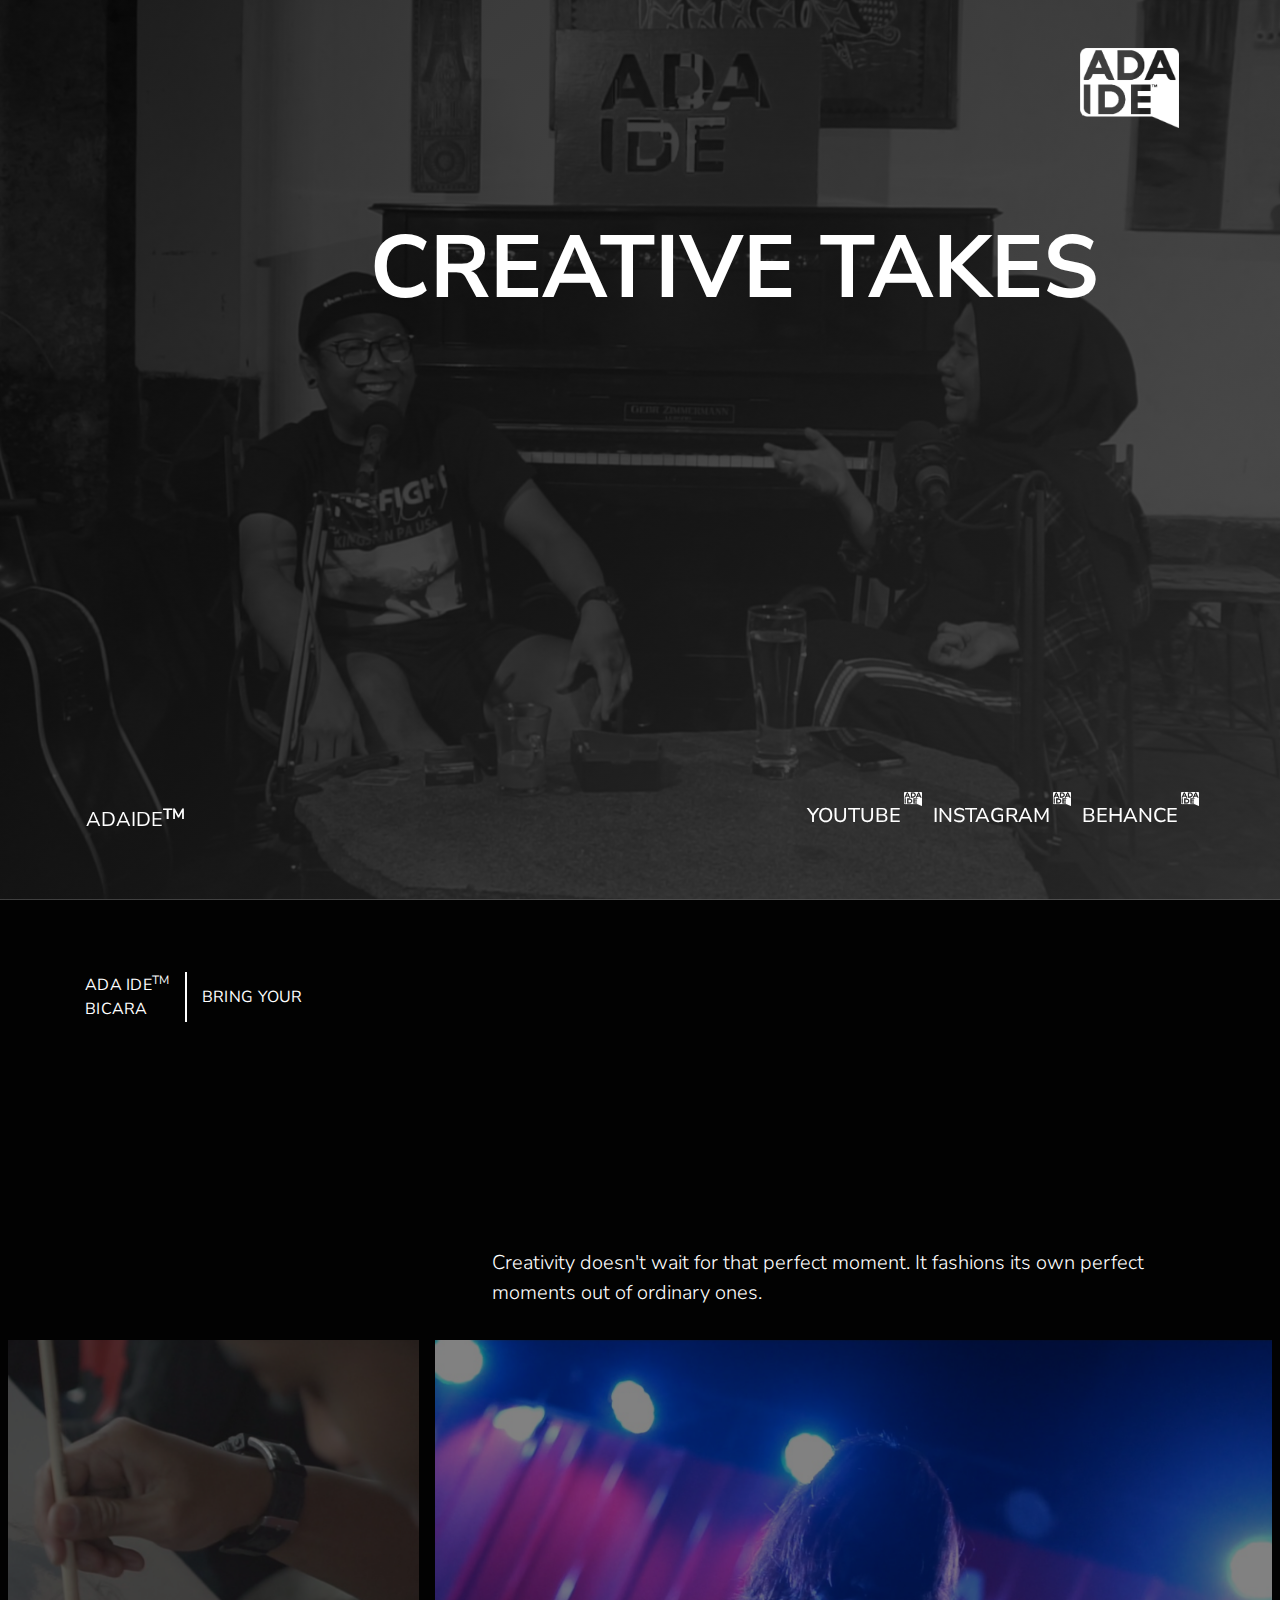
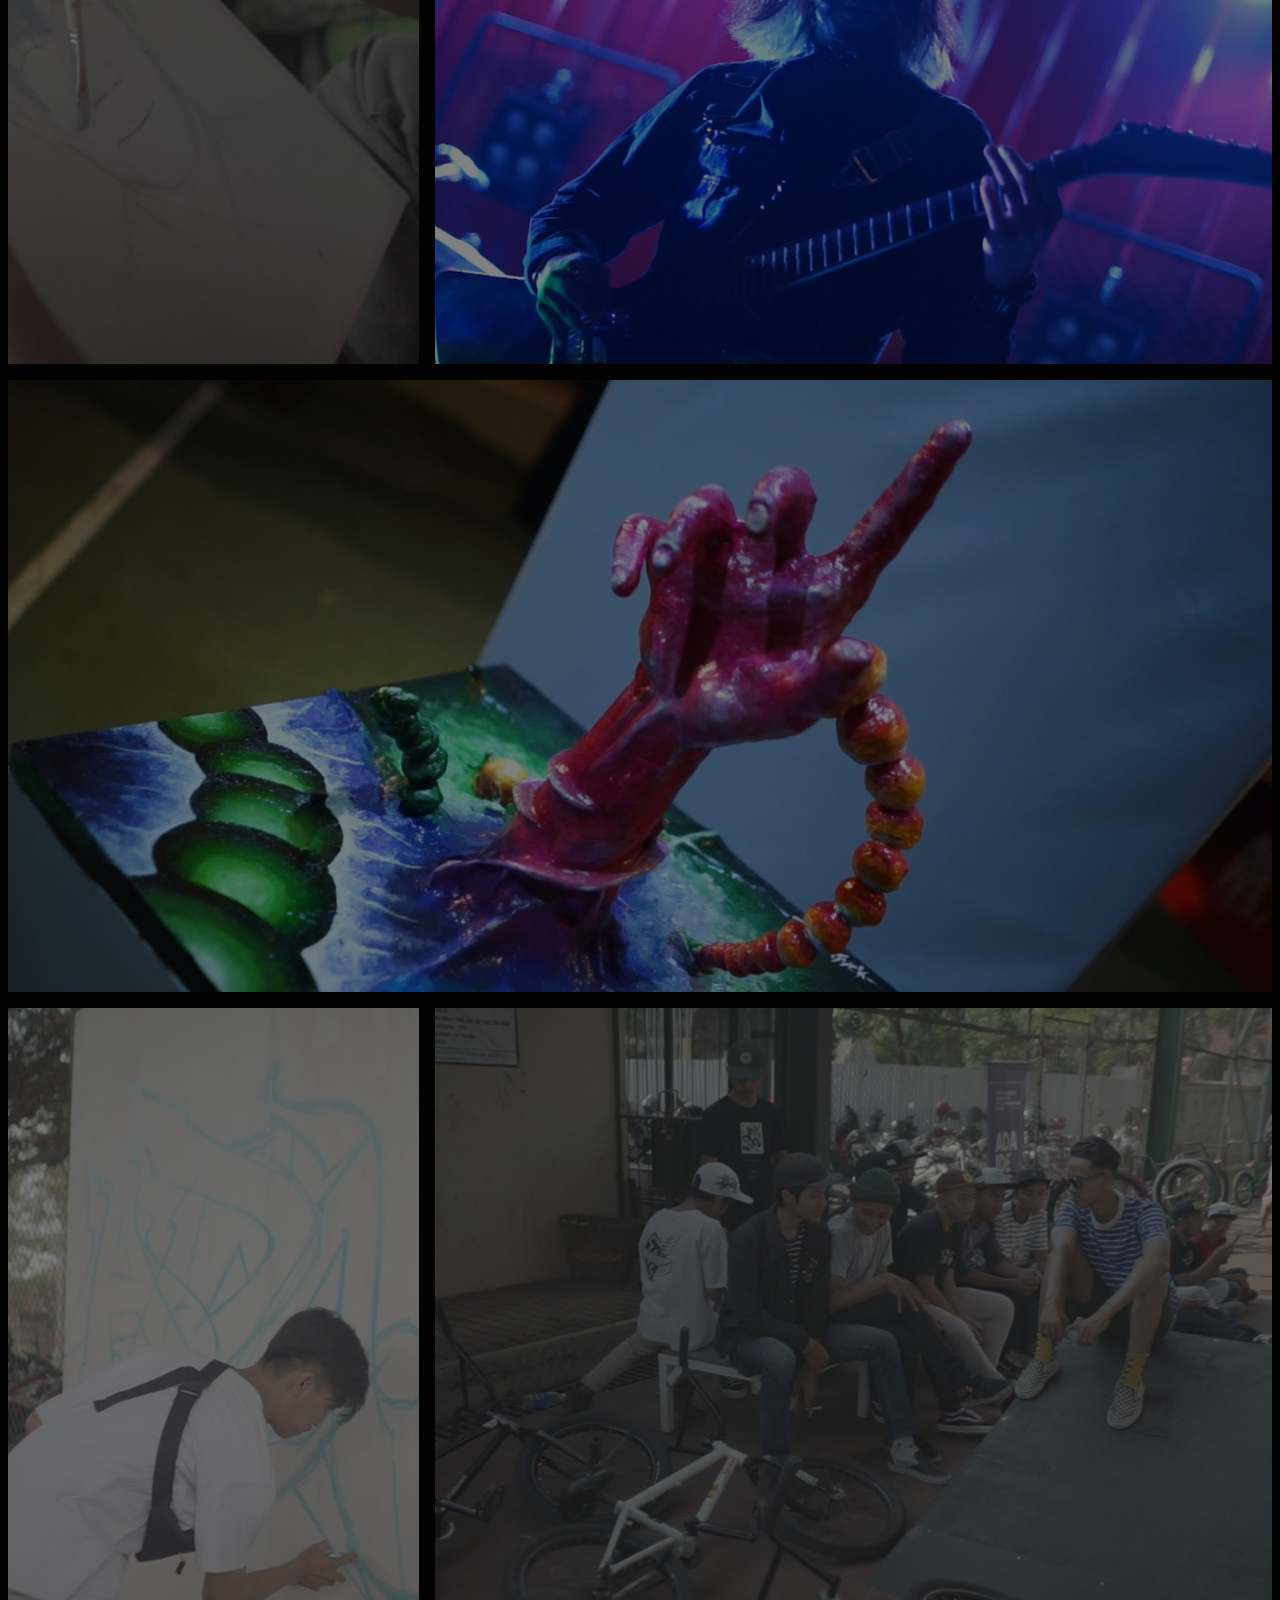
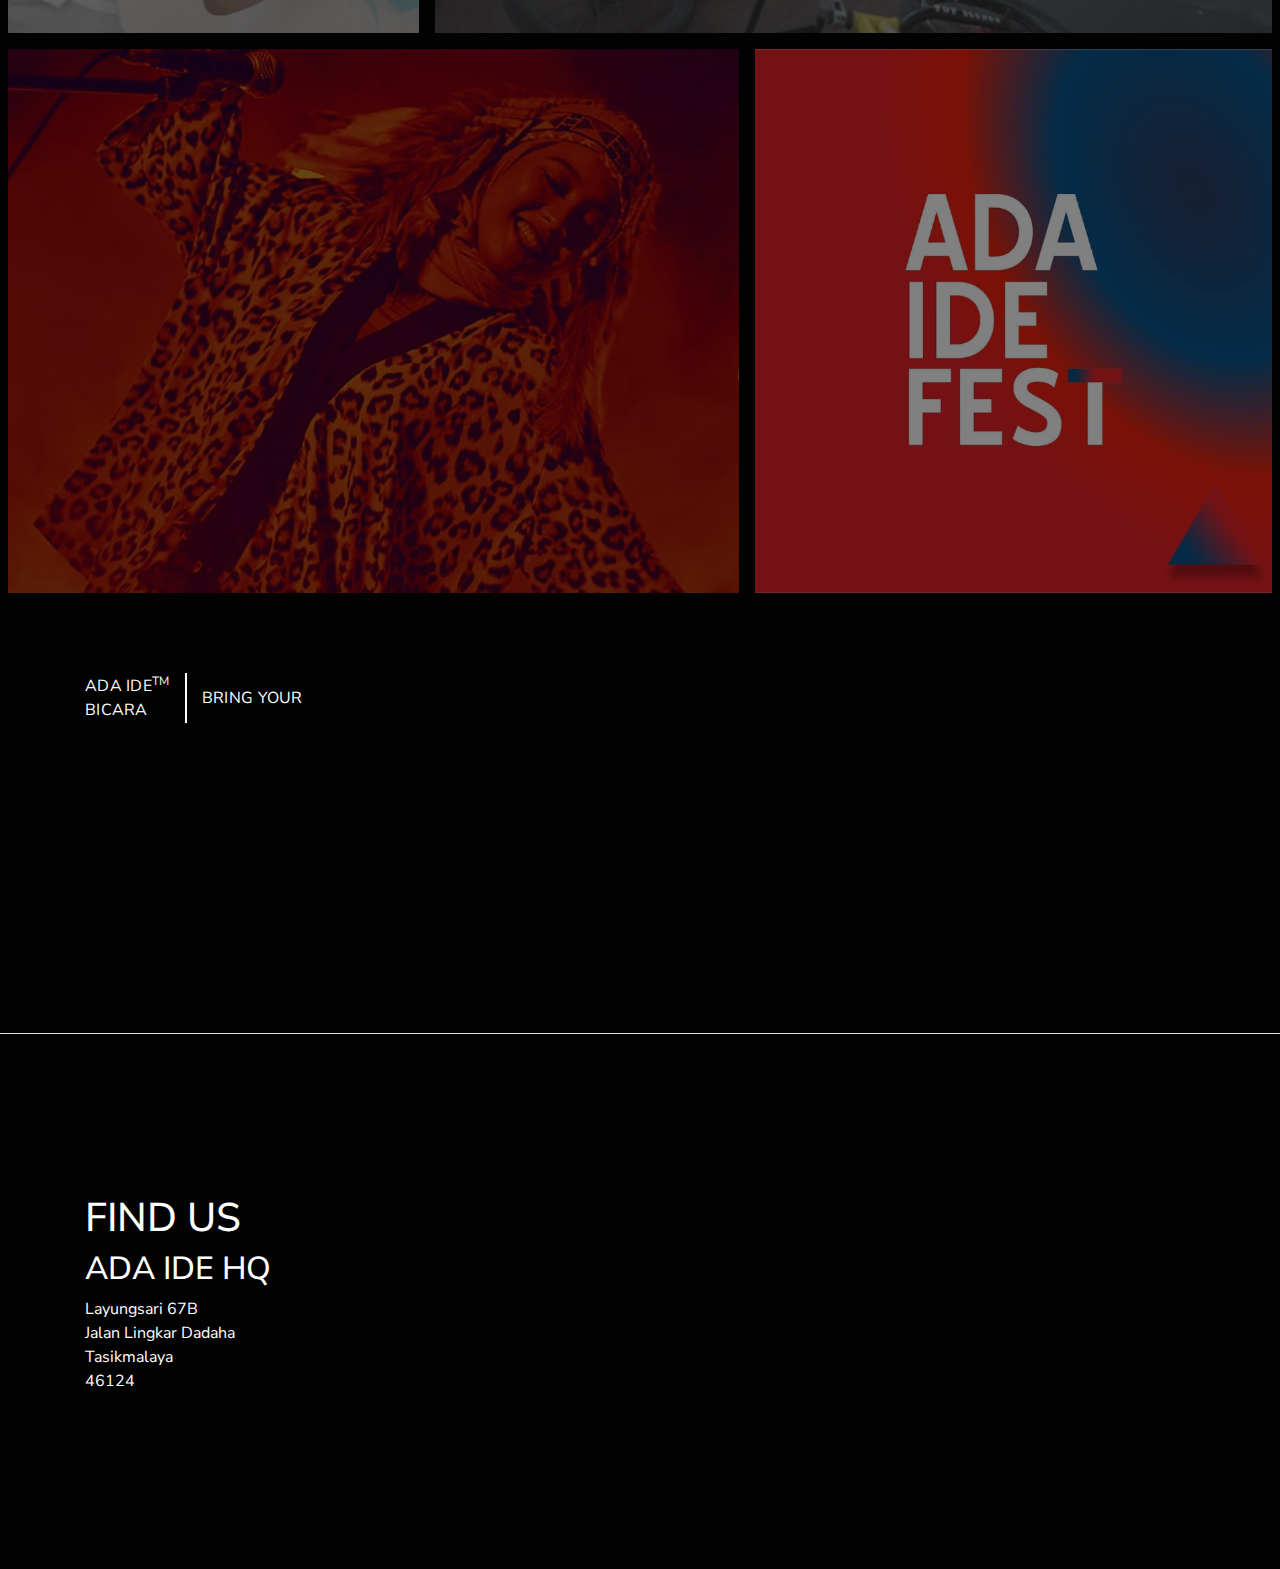
<file: index.html>
<!doctype html>
<html lang="en">
	<head>
		<!-- Required meta tags -->
		<meta charset="utf-8">
		<meta name="viewport" content="width=device-width, initial-scale=1, shrink-to-fit=no">
		<link rel="icon"
			type="image/png"
			href="assets/image/logo-merah.png">
			<!-- Bootstrap CSS -->
			<link rel="stylesheet" href="assets/css/main.css">
			<link rel="stylesheet" href="assets/css/bootstrap.css">
			<link rel="stylesheet" href="assets/css/grid-gallery.css">
			<link href="https://fonts.googleapis.com/css2?family=Kaushan+Script&display=swap" rel="stylesheet">
			<title>Ada Ide</title>
		</head>
		<body>
			<div class="jumbotron bg-header">
				<div class="container-xl">
					<div class="nav navbar">
						<div class="justify-content-start">
							<h4 class="h4"></h4>
						</div>
						<div class="display-4 d-flex justify-content-end ">
							<img src="assets/image/logo-putih.png" class="logo position-fixed" id="logo-image" role="dialog"data-toggle="modal" data-target="#exampleModal">
						</div>
					</div>
					<div class="col-md-12 d-flex align-middle justify-content-center mx-auto my-auto">
						<div class="text-right w-50 header-text">
							<h1 class="display-2 mt-5 font-weight-bold text-uppercase text-focus-in text-right position-fixed">creative takes</h1>
						</div>
					</div>
					<div class="container">
						<nav class="navbar navbar-light fixed-bottom mb-5 container-xl">
							<a class="navbar-brand">ADAIDE<sup class="font-weight-bold">TM</sup></a>
							<div class="form-inline">
								<nav class="nav justify-content-end text-uppercase">
									<a class="nav-link h5" href="#">Youtube
										<span class="pangkat">
											<img src="assets/image/logo-putih.png" class="logo" id="logo-image">
										</span>
									</a>
									<a class="nav-link h5" href="#">Instagram
										<span class="pangkat">
											<img src="assets/image/logo-putih.png" class="logo" id="logo-image">
										</span>
									</a>
									<a class="nav-link h5" href="#">Behance
										<span class="pangkat">
											<img src="assets/image/logo-putih.png" class="logo" id="logo-image">
										</span>
									</a>
								</nav>
							</div>
						</nav>
					</div>
				</div>
			</div>
			<!-- MAIN -->
			<div class="bg-black">
				<section class="container-xl wrapper">
					<div class="d-flex align-items-start flex-column bd-highlight mb-3" style="height: 200px;">
						<div class="slogan">
							<span class="logo-text">ADA IDE<sup>TM</sup><br>BICARA</span>
							<span class="line-vertical"> </span>
							<span class="logo-text">Bring Your</span>
						</div>
					</div>
					<div class="d-flex align-items-end flex-column bd-highlight mb-3" style="height: 200px;">
						<div class="mt-auto p-2 bd-highlight">
							<p class="lead w-75 align-items-end float-right m-0">
								Creativity doesn't wait for that perfect moment. It fashions its own perfect moments out of ordinary ones.
							</p>
						</div>
					</div>
				</section>
				<!-- Gallery -->
				<div class="container-fluid bg-black">
					<div class="row h-25 opacity">
						<div class="col-md-4 item p-2 box">
							<img class="img-fluid image scale-on-hover" src="assets/img/lukis.png">
						</div>
						<div class="col-md-8 item p-2 box">
							<img class="img-fluid image scale-on-hover" src="assets/img/gitar.png">
						</div>
						<div class="col-md-12 item p-2 box">
							<img class="img-fluid image scale-on-hover" src="assets/img/tangan.jpg">
						</div>
						<div class="col-md-4 item p-2 box">
							<img class="img-fluid image scale-on-hover" src="assets/img/gambar.png">
						</div>
						<div class="col-md-8 item p-2 box">
							<img class="img-fluid image scale-on-hover" src="assets/img/5.jpg">
						</div>
						<div class="col-md-7 item p-2 box">
							<img class="img-fluid image scale-on-hover" src="assets/img/nyanyi.png">
						</div>
						<div class="col-md-5 item p-2 box">
							<img class="img-fluid image scale-on-hover" src="assets/img/idefest.png">
						</div>
					</div>
				</div>
				<!-- sebelum footer -->
				<section class="container-xl">
					<div class="d-flex align-items-start flex-column bd-highlight mb-3" style="height: 200px;">
						<div class="slogan">
							<span class="logo-text">ADA IDE<sup>TM</sup><br>BICARA</span>
							<span class="line-vertical"></span>
							<span class="logo-text">Bring Your</span>
						</div>
					</div>
					<div class="d-flex align-items-end flex-column bd-highlight mb-3" style="height: 200px;">
					</div>
				</section>
				<!-- Footer -->
				<section class="container-fluid border-top">
					<div class="footer container-xl">
						<h1 class="display-5 text-uppercase">find us</h1>
						<h2 class="display-5 text-uppercase">ada ide HQ</h2>
						<p>Layungsari 67B <br>Jalan Lingkar Dadaha<br> Tasikmalaya<br>46124</p>
					</div>
				</section>
			</div>
			<div class="modal fade" id="exampleModal" tabindex="-1" role="dialog" aria-labelledby="modalMenu" aria-hidden="true">
				<div class="modal-dialog costum-modal">
					<div class="modal-content bg-black">
						<div class="modal-body container-xl height-100">
							<div class="nav navbar">
								<div class="justify-content-start">
									<h4 class="h4"></h4>
								</div>
								<div class="display-4 d-flex justify-content-end ">
									<img src="assets/image/logo-putih.png" class="logo position-fixed" id="logo-image" role="dialog"data-toggle="modal" data-target="#exampleModal">
								</div>
							</div>
							<div class="col-md-12 d-flex align-middle justify-content-center mx-auto my-auto">
								<div class="text-center w-75 header-text">
									<nav class="nav display-4 mt-5 text-uppercase font-weight-bold justify-content-end position-absolute">
										<a class="nav-link" href="#">creative
											<sup>
											<img src="assets/image/logo-putih.png" class="sup" id="logo-image">
											</sup>
										</a> /
										<a class="nav-link" href="#">bicara
											<sup>
											<img src="assets/image/logo-putih.png" class="sup" id="logo-image">
											</sup>
										</a> /
										<a class="nav-link" href="#">kita bukan bayangan
											<sup>
											<img src="assets/image/logo-putih.png" class="sup" id="logo-image">
											</sup>
										</a> /
										<a class="nav-link" href="#">about us
											<sup>
											<img src="assets/image/logo-putih.png" class="sup" id="logo-image">
											</sup>
										</a> /
										<a class="nav-link" href="#">merch
											<sup>
											<img src="assets/image/logo-putih.png" class="sup" id="logo-image">
											</sup>
										</a> /
										<a class="nav-link" href="#">gallery
											<sup>
											<img src="assets/image/logo-putih.png" class="sup" id="logo-image">
											</sup>
										</a>
									</nav>
								</div>
							</div>
							<div class="container">
								<nav class="navbar navbar-light fixed-bottom mb-5 container-xl">
									<a class="navbar-brand">ADAIDE<sup class="font-weight-bold">TM</sup></a>
									<div class="form-inline">
										<nav class="nav justify-content-end">
											<a class="nav-link h4" href="#">Youtube
												<span class="pangkat">
													<img src="assets/image/logo-putih.png" class="logo" id="logo-image">
												</span>
											</a>
											<a class="nav-link h4" href="#">Instagram
												<span class="pangkat">
													<img src="assets/image/logo-putih.png" class="logo" id="logo-image">
												</span>
											</a>
											<a class="nav-link h4" href="#">Behance
												<span class="pangkat">
													<img src="assets/image/logo-putih.png" class="logo" id="logo-image">
												</span>
											</a>
										</nav>
									</div>
								</nav>
							</div>
						</div>
					</div>
				</div>
			</div>
			<!-- modal -->
			<div class="modal fade" id="exampleModal" tabindex="-1" role="dialog" aria-labelledby="modalMenu" aria-hidden="true">
				<div class="modal-dialog costum-modal">
					<div class="modal-content bg-black">
						<div class="modal-body container-xl height-100">
							<div class="nav navbar">
								<div class="justify-content-start">
									<h4 class="h4"></h4>
								</div>
								<div class="display-4 d-flex justify-content-end ">
									<img src="assets/image/logo-putih.png" class="logo position-fixed" id="logo-image" role="dialog"data-toggle="modal" data-target="#exampleModal">
								</div>
							</div>
							<div class="col-md-12 d-flex align-middle justify-content-center mx-auto my-auto">
								<div class="text-center w-75 header-text">
									<nav class="nav display-4 mt-5 text-uppercase font-weight-bold justify-content-end position-absolute">
										<a class="nav-link" href="#">creative
											<sup>
											<img src="assets/image/logo-putih.png" class="sup" id="logo-image">
											</sup>
										</a> /
										<a class="nav-link" href="#">bicara
											<sup>
											<img src="assets/image/logo-putih.png" class="sup" id="logo-image">
											</sup>
										</a> /
										<a class="nav-link" href="#">kita bukan bayangan
											<sup>
											<img src="assets/image/logo-putih.png" class="sup" id="logo-image">
											</sup>
										</a> /
										<a class="nav-link" href="#">about us
											<sup>
											<img src="assets/image/logo-putih.png" class="sup" id="logo-image">
											</sup>
										</a> /
										<a class="nav-link" href="#">merch
											<sup>
											<img src="assets/image/logo-putih.png" class="sup" id="logo-image">
											</sup>
										</a> /
										<a class="nav-link" href="#">gallery
											<sup>
											<img src="assets/image/logo-putih.png" class="sup" id="logo-image">
											</sup>
										</a>
									</nav>
								</div>
							</div>
							<div class="container">
								<nav class="navbar navbar-light fixed-bottom mb-5 container-xl">
									<a class="navbar-brand">ADAIDE<sup class="font-weight-bold">TM</sup></a>
									<nav class="nav justify-content-end text-uppercase">
										<a class="nav-link h4" href="#">Youtube
											<span class="pangkat">
												<img src="assets/image/logo-putih.png" class="logo" id="logo-image">
											</span>
										</a>
										<a class="nav-link h4" href="#">Instagram
											<span class="pangkat">
												<img src="assets/image/logo-putih.png" class="logo" id="logo-image">
											</span>
										</a>
										<a class="nav-link h4" href="#">Behance
											<span class="pangkat">
												<img src="assets/image/logo-putih.png" class="logo" id="logo-image">
											</span>
										</a>
									</nav>
								</nav>
							</div>
						</div>
					</div>
				</div>
			</div>
			<script src="assets/js/jquery.js"></script>
			<script src="https://cdn.jsdelivr.net/npm/popper.js@1.16.0/dist/umd/popper.min.js"></script>
			<script src="assets/js/bootstrap.js"></script>
		</body>
	</html>
</file>
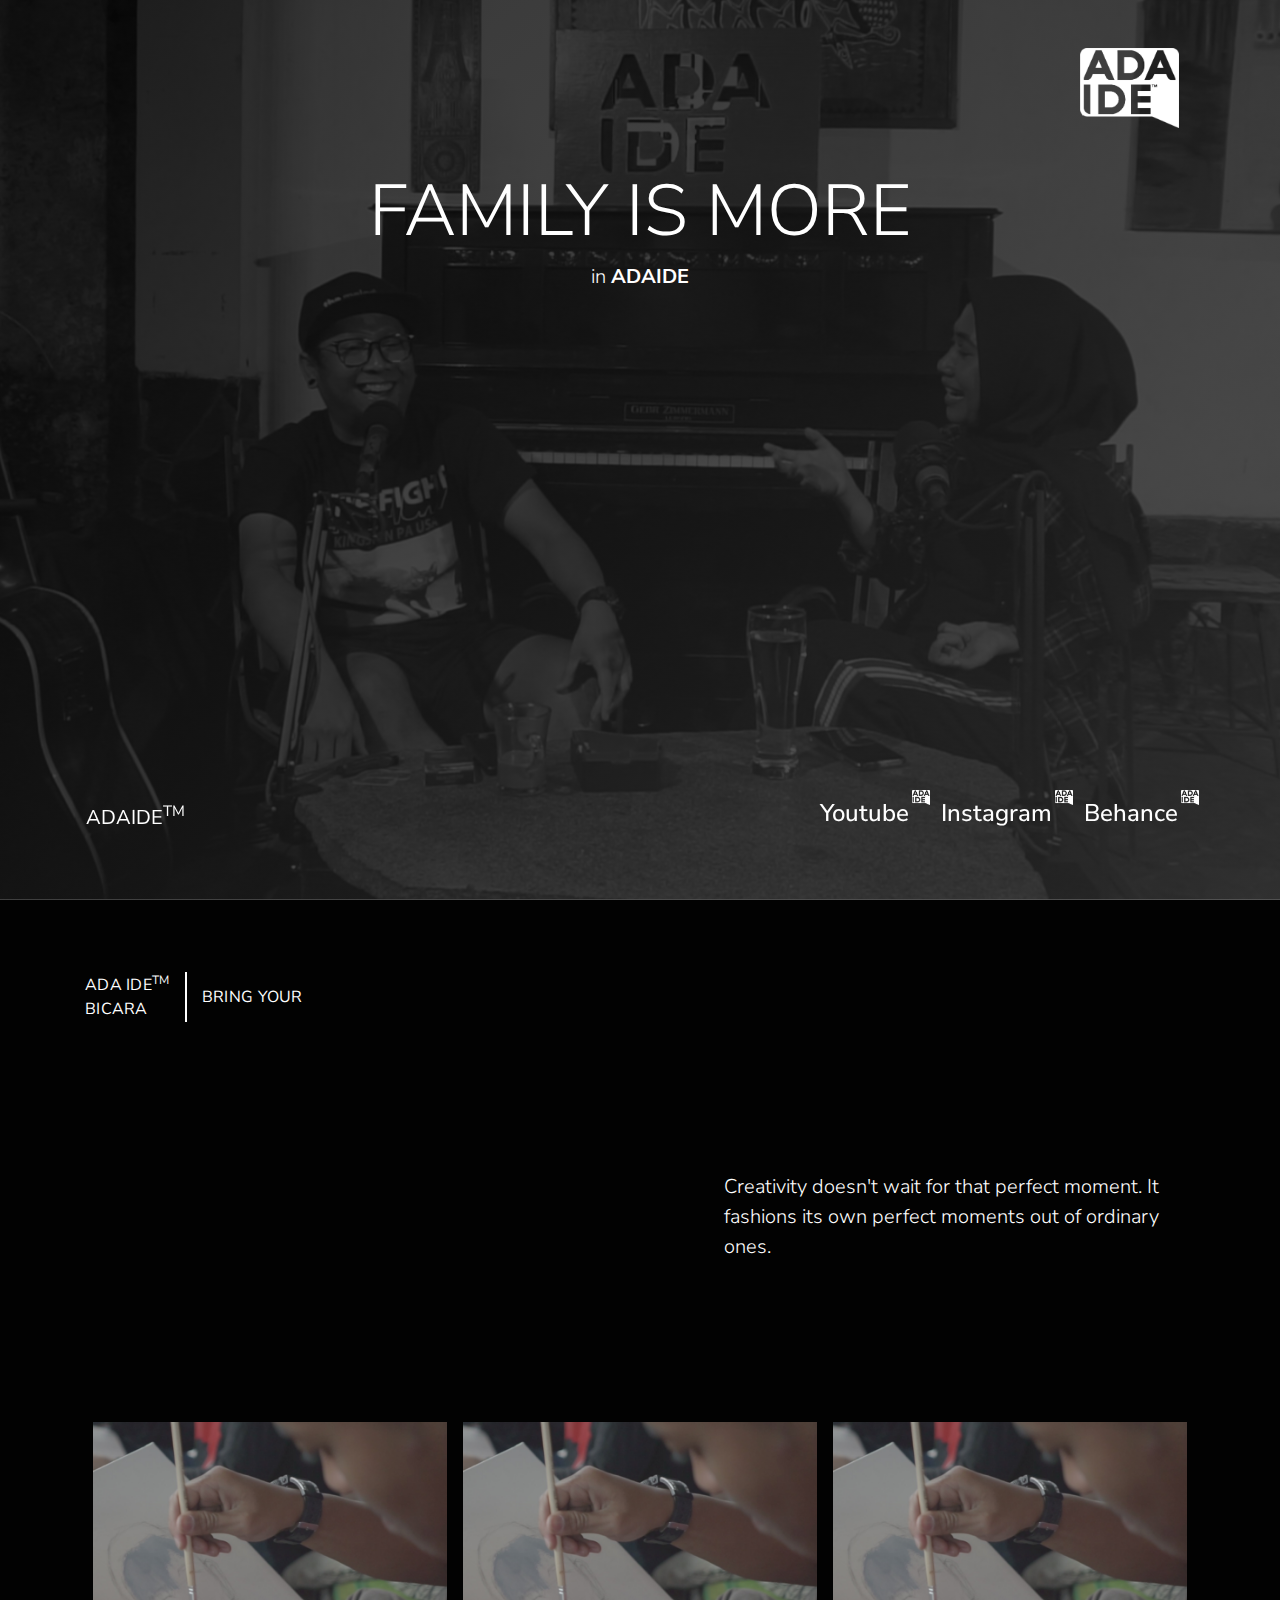
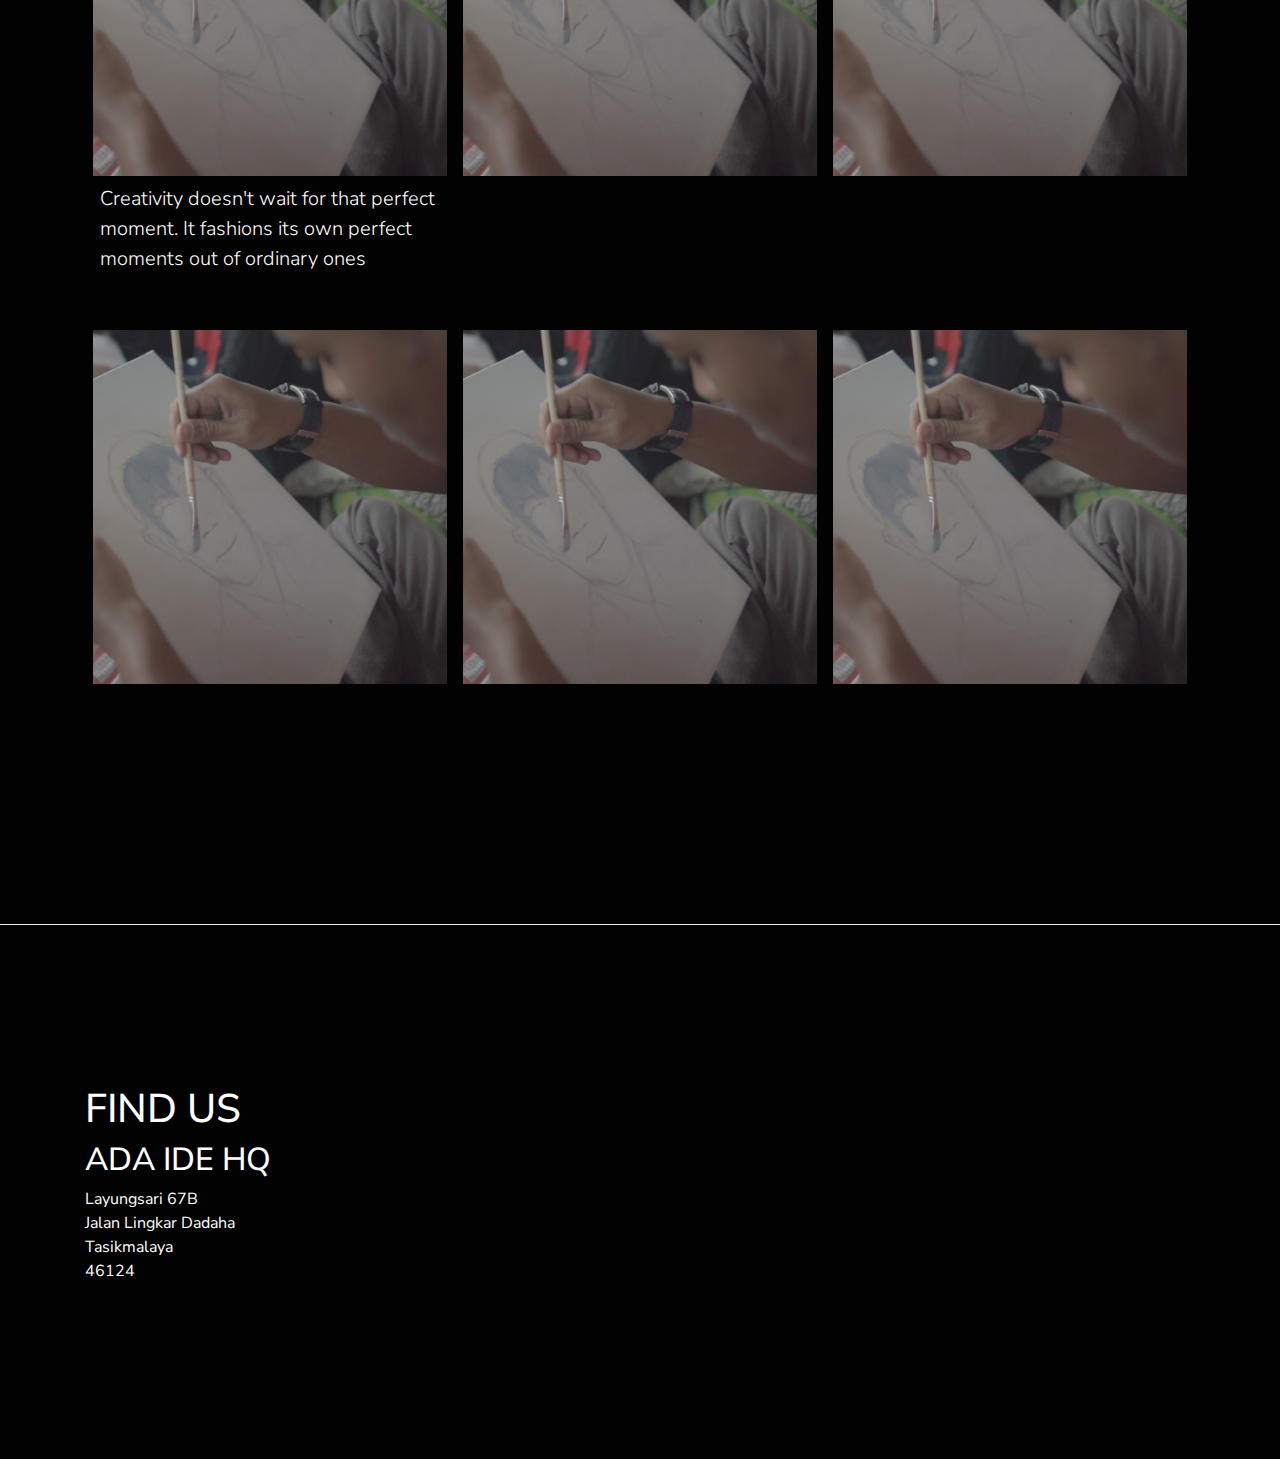
<file: about.html>
<!doctype html>
<html lang="en">
	<head>
		<!-- Required meta tags -->
		<meta charset="utf-8">
		<meta name="viewport" content="width=device-width, initial-scale=1, shrink-to-fit=no">
		<link rel="icon"
			type="image/png"
			href="assets/image/logo-merah.png">
			<!-- Bootstrap CSS -->
			<link rel="stylesheet" href="assets/css/main.css">
			<link rel="stylesheet" href="assets/css/bootstrap.css">
			<link rel="stylesheet" href="assets/css/grid-gallery.css">
			<link href="https://fonts.googleapis.com/css2?family=Kaushan+Script&display=swap" rel="stylesheet">
			<title>Ada Ide - Photography</title>
		</head>
		<body>
			<div class="jumbotron bg-header">
				<div class="container-xl">
					<div class="nav navbar">
						<div class="justify-content-start">
							<h4 class="h4"></h4>
						</div>
						<div class="display-4 d-flex justify-content-end ">
							<img src="assets/image/logo-putih.png" class="logo position-fixed" id="logo-image">
						</div>
					</div>
					<div class="col-md-12 d-flex align-middle justify-content-center mx-auto my-auto">
						<div class="text-center w-100 header-text">
							<h1 class=" display-3 text-uppercase">Family is More</h1>
							<p class="lead">in <span class="text-uppercase font-weight-bold">adaide</span></p>
						</div>
					</div>
					<div class="container">
						<nav class="navbar navbar-light fixed-bottom mb-5 container-xl">
							<a class="navbar-brand">ADAIDE<sup>TM</sup></a>
							<div class="form-inline">
								<nav class="nav justify-content-end">
									<a class="nav-link h4" href="#">Youtube
										<span class="pangkat">
											<img src="assets/image/logo-putih.png" class="logo" id="logo-image">
										</span>
									</a>
									<a class="nav-link h4" href="#">Instagram
										<span class="pangkat">
											<img src="assets/image/logo-putih.png" class="logo" id="logo-image">
										</span>
									</a>
									<a class="nav-link h4" href="#">Behance
										<span class="pangkat">
											<img src="assets/image/logo-putih.png" class="logo" id="logo-image">
										</span>
									</a>
								</nav>
							</div>
						</nav>
					</div>
				</div>
			</div>
			<!-- MAIN -->
			<div class="bg-black">
				<section class="container-xl wrapper">
					<div class="d-flex align-items-start flex-column bd-highlight mb-3" style="height: 200px;">
						<div class="slogan">
							<span class="logo-text">ADA IDE<sup>TM</sup><br>BICARA</span>
							<span class="line-vertical"></span>
							<span class="logo-text">Bring Your</span>
						</div>
					</div>
					<div class="d-flex align-items-end flex-column bd-highlight mb-5" style="height: 250px !important;">
						<div class="mt-auto p-2 bd-highlight">
							<p class="lead w-50 align-items-end float-right mb-5 pb-5 h-100">
								Creativity doesn't wait for that perfect moment. It fashions its own perfect moments out of ordinary ones.
							</p>
						</div>
					</div>
					<!-- bagian galery -->
					<div class="container">
						<div class="row">
							<div class="col-md-4 p-2">
								<img class="img-fluid image scale-on-hover" src="assets/img/lukis.png">
							</div>
							<div class="col-md-4 p-2 h-25">
								<img class="img-fluid image scale-on-hover" src="assets/img/lukis.png">
							</div>
							<div class="col-md-4 p-2 h-25">
								<img class="img-fluid image scale-on-hover" src="assets/img/lukis.png">
							</div>
						</div>
						<div class="row">
							<div class="col-md-4 mb-5">
								<span class="lead">Creativity doesn't wait for that perfect moment. It fashions its own perfect moments out of ordinary ones</span>
							</div>
						</div>
						<!-- bagian 2 -->
						<div class="row">
							<div class="col-md-4 p-2">
								<img class="img-fluid image scale-on-hover" src="assets/img/lukis.png">
							</div>
							<div class="col-md-4 p-2 h-25">
								<img class="img-fluid image scale-on-hover" src="assets/img/lukis.png">
							</div>
							<div class="col-md-4 p-2 h-25">
								<img class="img-fluid image scale-on-hover" src="assets/img/lukis.png">
							</div>
						</div>
						<div class="row">
							<div class="col-md-4 p-2 ">
								
							</div>
						</div>
					</div>
				</section>
				<!-- sebelum footer -->
				<section class="container-xl">
					<div class="d-flex align-items-end flex-column bd-highlight mb-3" style="height: 200px;">
					</div>
				</section>
				<!-- Footer -->
				<section class="container-fluid border-top">
					<div class="footer container-xl">
						<h1 class="display-5 text-uppercase">find us</h1>
						<h2 class="display-5 text-uppercase">ada ide HQ</h2>
						<p>Layungsari 67B <br>Jalan Lingkar Dadaha<br> Tasikmalaya<br>46124</p>
					</div>
				</section>
			</div>
			
			<script src="assets/js/jquery.js"></script>
			<script src="https://cdn.jsdelivr.net/npm/popper.js@1.16.0/dist/umd/popper.min.js"></script>
			<script src="assets/js/bootstrap.js"></script>
		</body>
	</html>
</file>
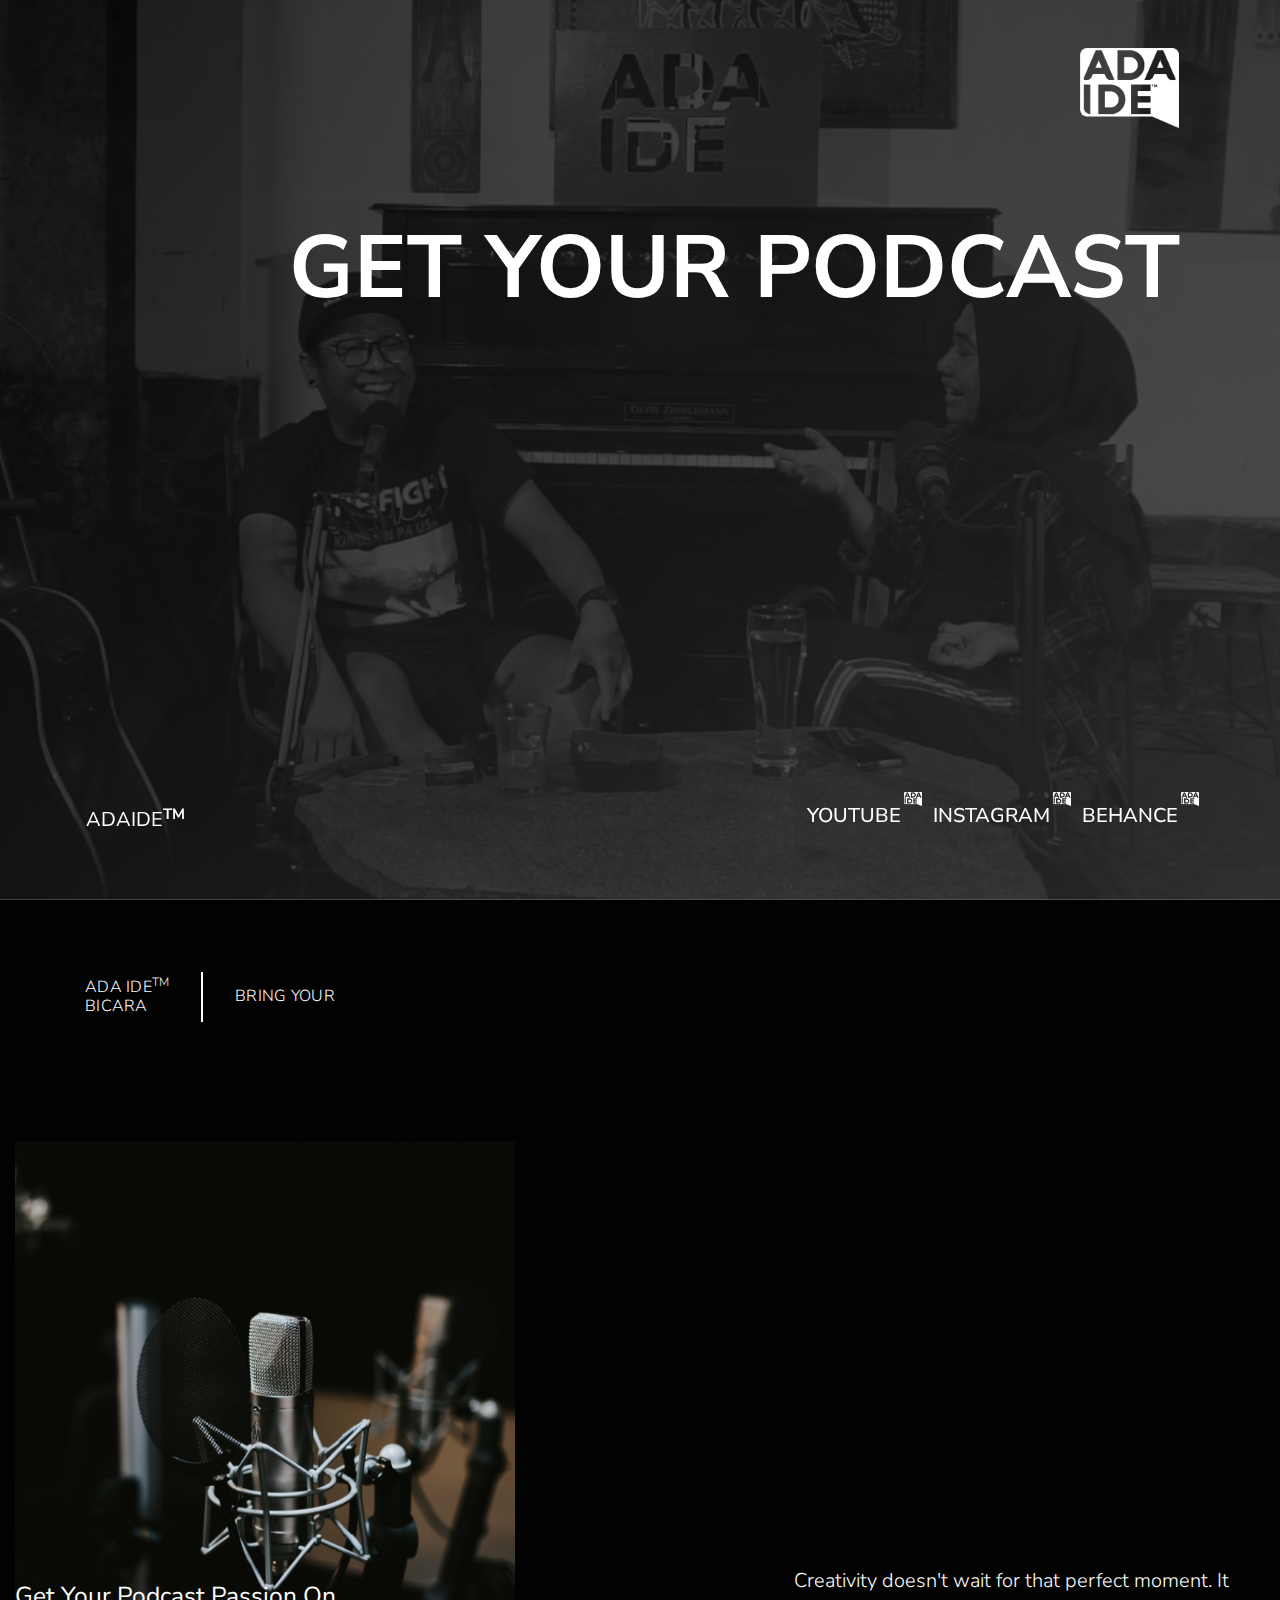
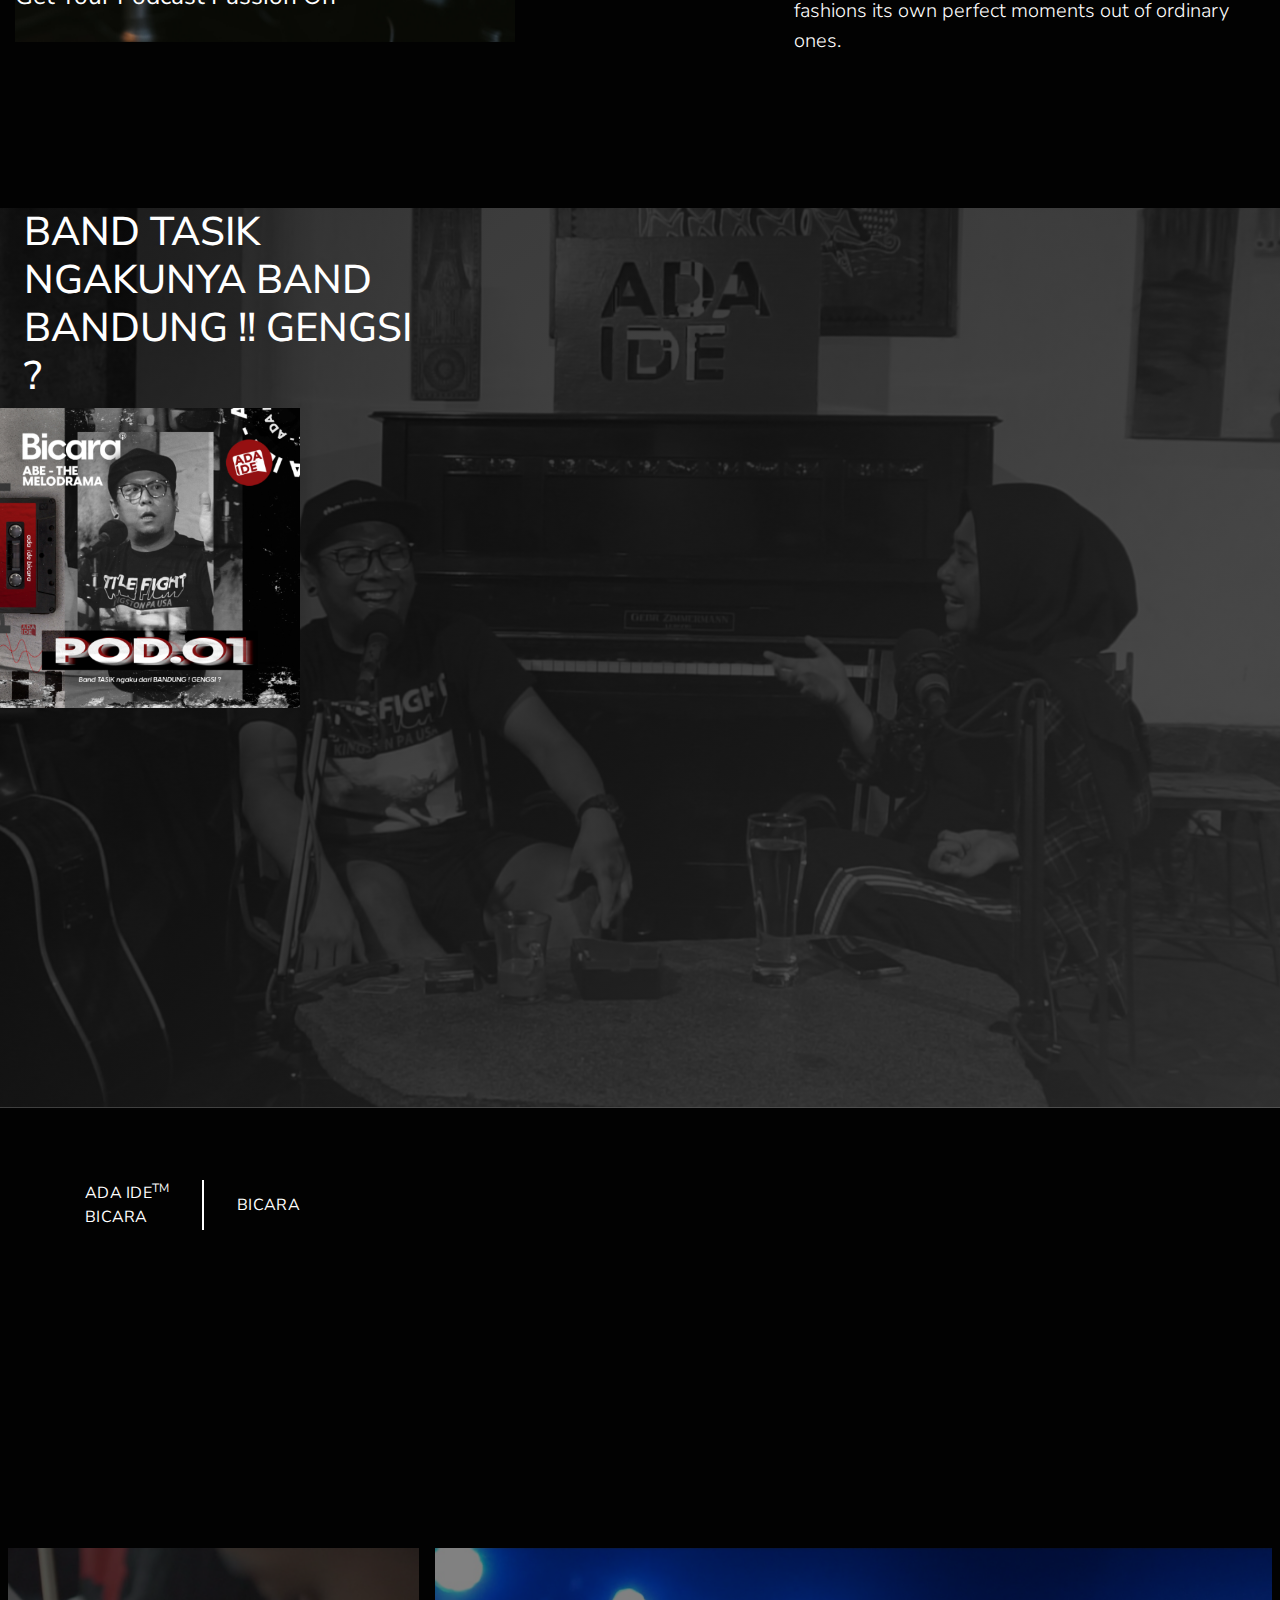
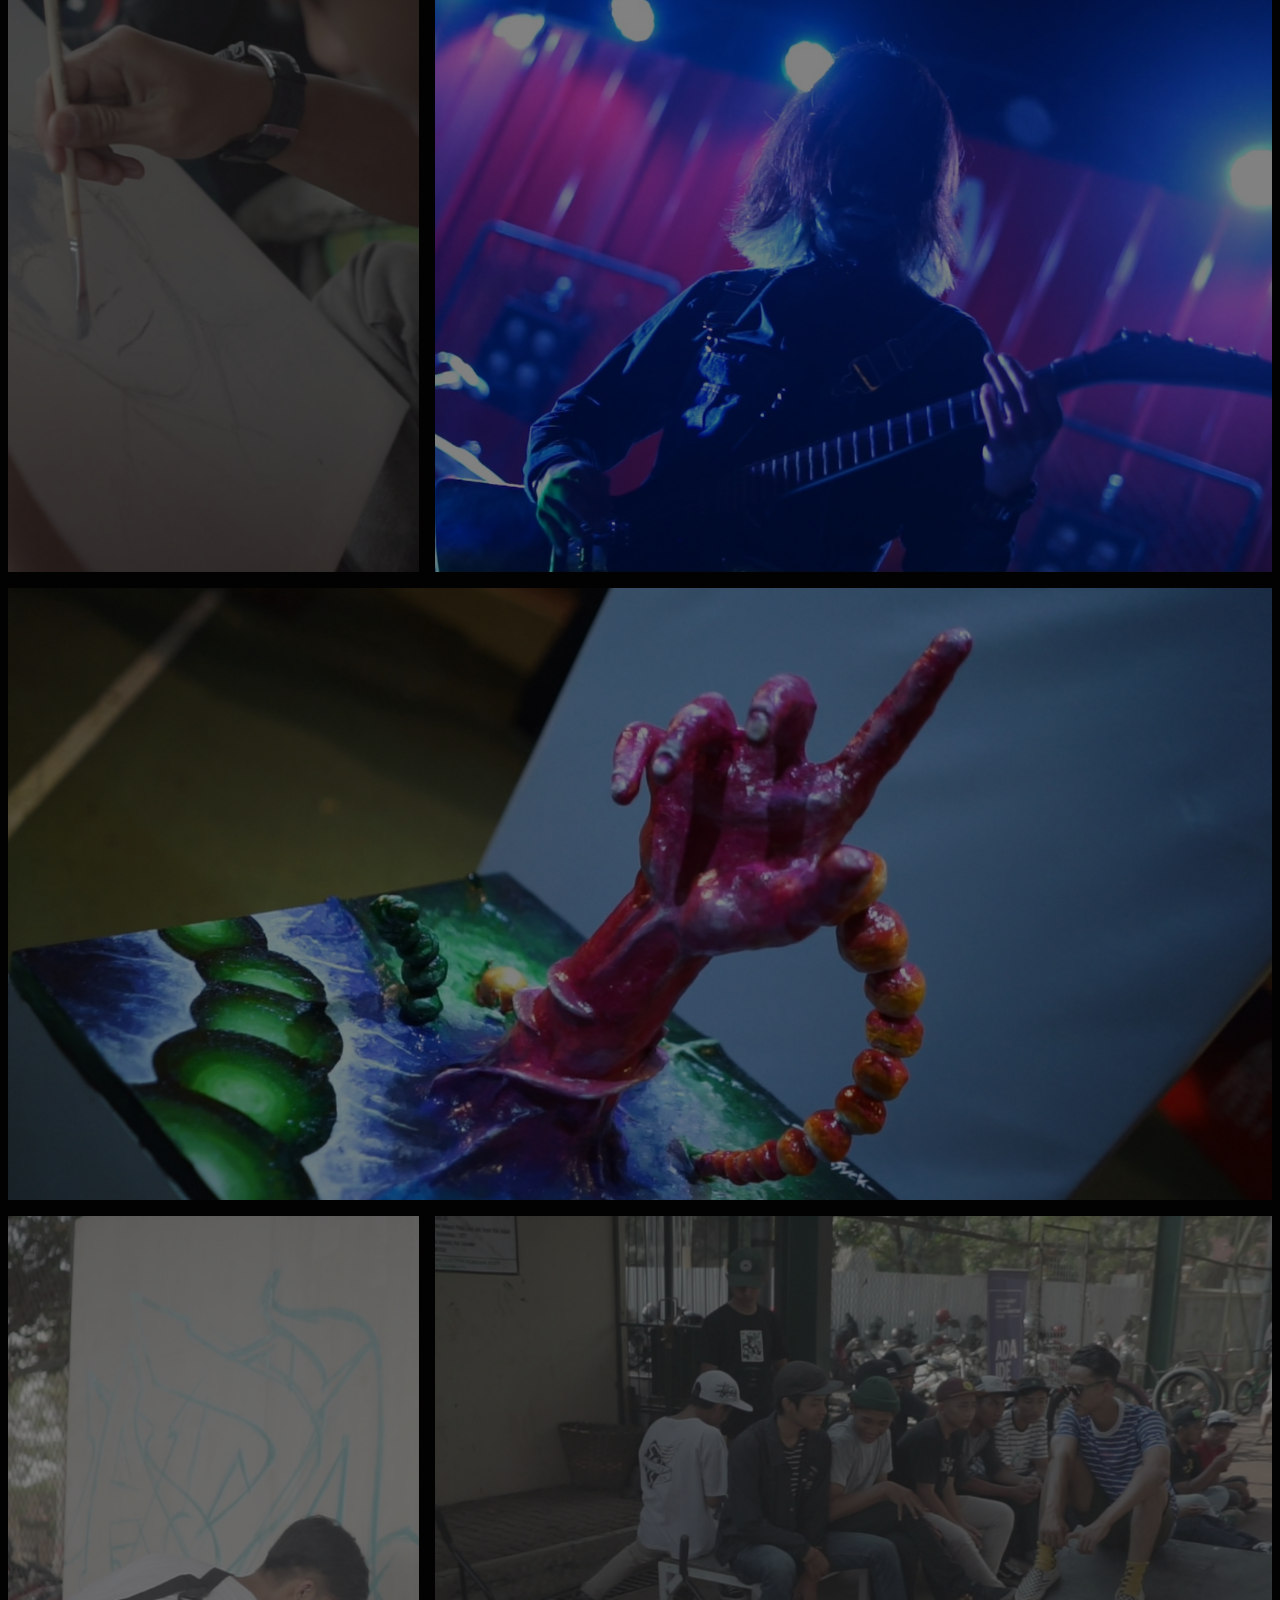
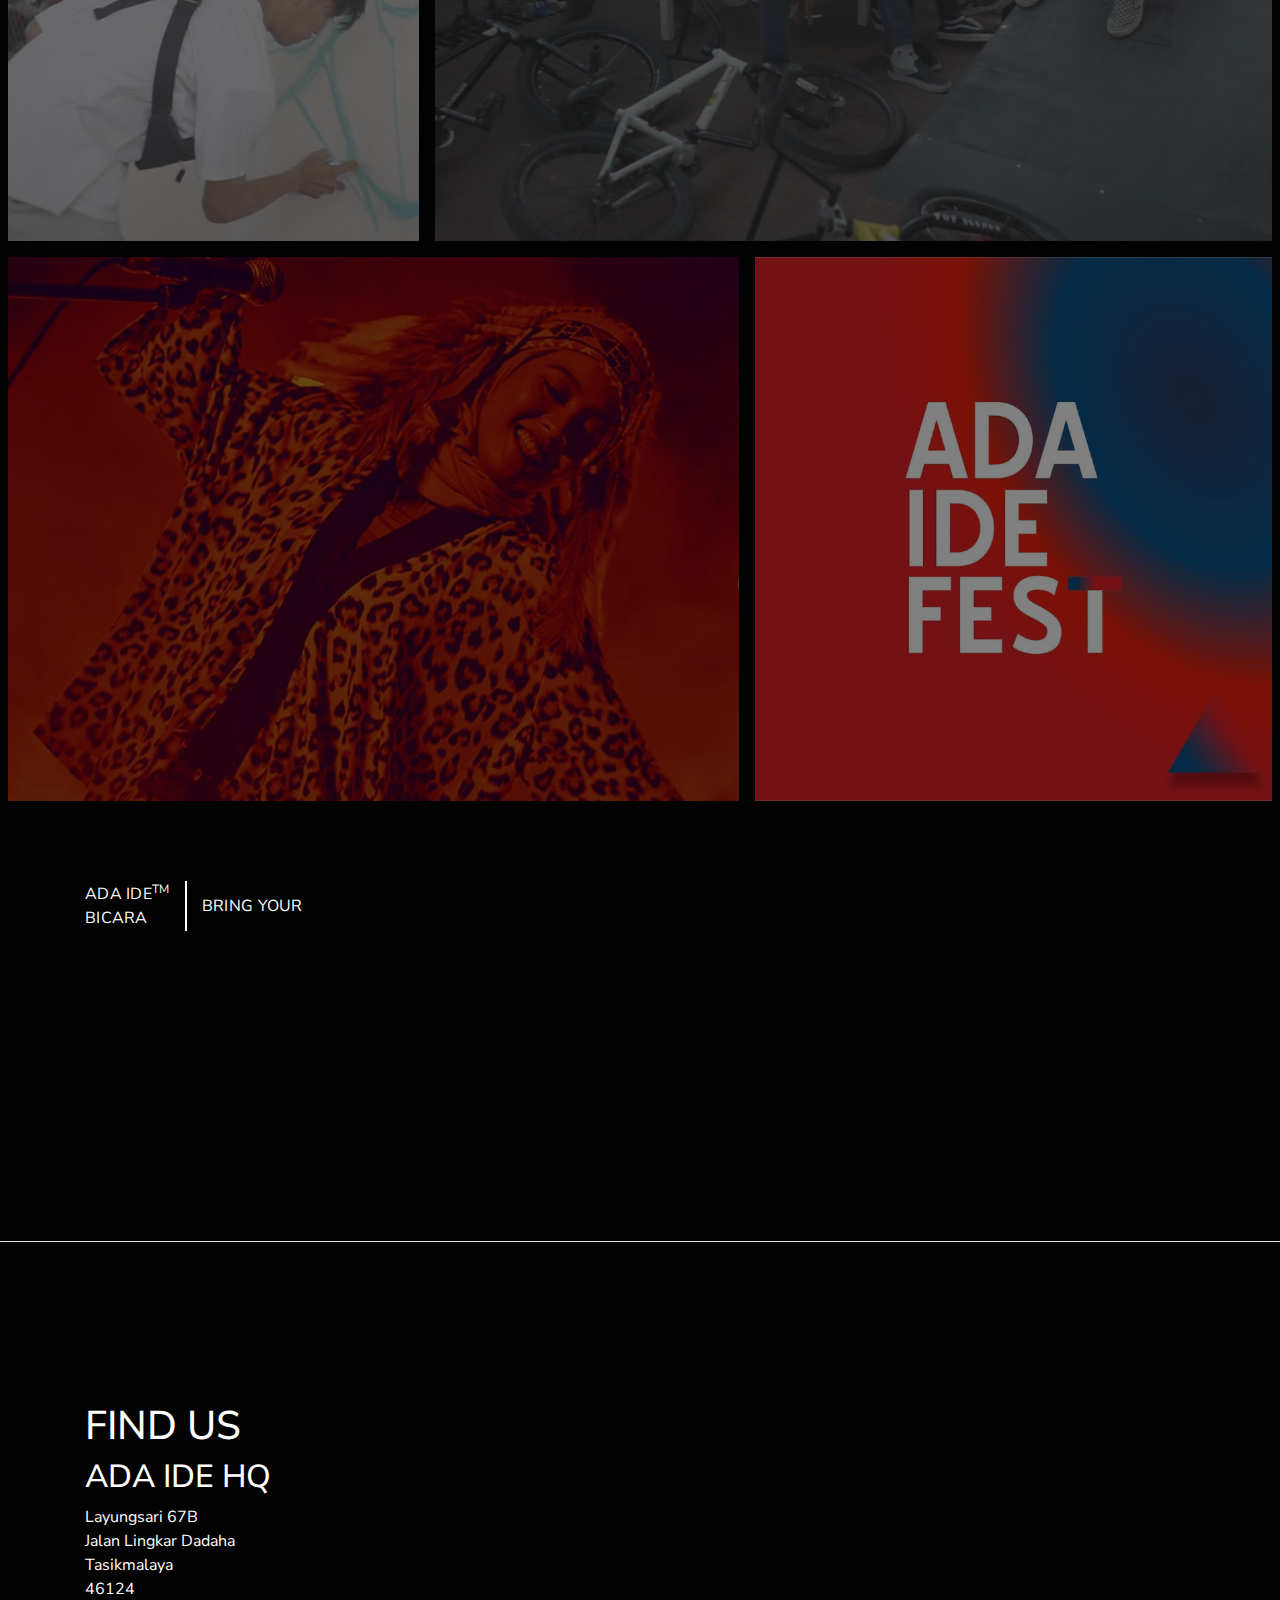
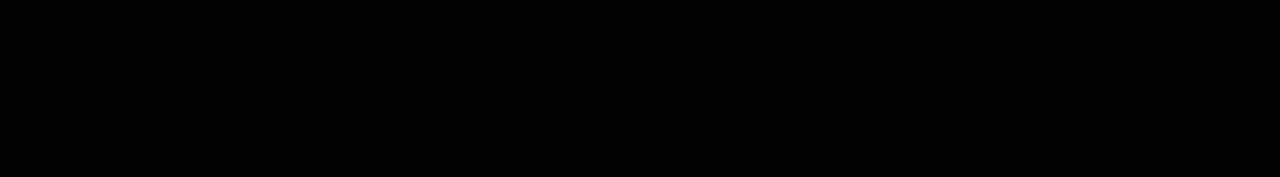
<file: bicara.html>
<!doctype html>
<html lang="en">
	<head>
		<!-- Required meta tags -->
		<meta charset="utf-8">
		<meta name="viewport" content="width=device-width, initial-scale=1, shrink-to-fit=no">
		<link rel="icon"
			type="image/png"
			href="assets/image/logo-merah.png">
			<!-- Bootstrap CSS -->
			<link rel="stylesheet" href="assets/css/main.css">
			<link rel="stylesheet" href="assets/css/bootstrap.css">
			<link href="https://fonts.googleapis.com/css2?family=Kaushan+Script&display=swap" rel="stylesheet">
			<title>Ada Ide</title>
		</head>
		<body>
			<div class="jumbotron bg-header">
				<div class="container-xl">
					<div class="nav navbar">
						<div class="justify-content-start">
							<h4 class="h4"></h4>
						</div>
						<div class="display-4 d-flex justify-content-end ">
							<img src="assets/image/logo-putih.png" class="logo position-fixed" id="logo-image" role="dialog"data-toggle="modal" data-target="#exampleModal">
						</div>
					</div>
					<div class="col-md-12 d-flex align-middle justify-content-center mx-auto my-auto">
						<div class="text-right w-100 header-text">
							<h1 class="display-2 mt-5 font-weight-bold text-uppercase text-focus-in">get your podcast</h1>
						</div>
					</div>
					<div class="container">
						<nav class="navbar navbar-light fixed-bottom mb-5 container-xl">
							<a class="navbar-brand">ADAIDE<sup class="font-weight-bold">TM</sup></a>
							<div class="form-inline">
								<nav class="nav justify-content-end text-uppercase">
									<a class="nav-link h5" href="#">Youtube
										<span class="pangkat">
											<img src="assets/image/logo-putih.png" class="logo" id="logo-image">
										</span>
									</a>
									<a class="nav-link h5" href="#">Instagram
										<span class="pangkat">
											<img src="assets/image/logo-putih.png" class="logo" id="logo-image">
										</span>
									</a>
									<a class="nav-link h5" href="#">Behance
										<span class="pangkat">
											<img src="assets/image/logo-putih.png" class="logo" id="logo-image">
										</span>
									</a>
								</nav>
							</div>
						</nav>
					</div>
				</div>
			</div>
			<!-- MAIN -->
			<div class="bg-black">
				<section class="container-xl">
					<div class="display-4">
						<div class="slogan">
							<span class="logo-text">ADA IDE<sup>TM</sup><br>BICARA</span>
							<span class="line-vertical"></span>
							<span class="logo-text">Bring Your</span>
						</div>
					</div>
				</section>
				<div class="container-fluid">
					<div class="d-flex align-items-start flex-column bd-highlight mb-3" style="height: 200px;">
						<div class="col-4 ml-0 pl-0 position-relative">
							<img src="assets/img/podcast.png" class="float-left pt-5 align-middle" width="500px;">
							<p class="description abs mb-0 position-absolute">Get Your Podcast Passion On</p>
						</div>
					</div>
					<div class="d-flex align-items-end flex-column bd-highlight mb-5" style="height: 450px !important;">
						<div class="mt-auto p-2 bd-highlight">
							<p class="lead w-50 align-items-end float-right mb-5 pb-5 h-100">
								Creativity doesn't wait for that perfect moment. It fashions its own perfect moments out of ordinary ones.
							</p>
						</div>
					</div>
				</div>
				<div class="container-fluid bg-header py-0">
					<div class="row podcast">
						<div class="col-lg-4 d-flex align-items-center">
							<div class="row">
								<h1 class="pl-4">BAND TASIK NGAKUNYA BAND BANDUNG !! GENGSI ?</h1>
								<img src="assets/img/TL-AIB-PART-1-TGL-1-MEI_28.png" class="align-middle" width="300px;">
							</div>
						</div>
						<div class="col-8 d-flex align-items-end">
							<p class="description"></p>
						</div>
					</div>
				</div>
				<section class="container-xl">
					<div class="d-flex align-items-start flex-column bd-highlight mb-3" style="height: 200px;">
						<div class="slogan">
							<span class="logo-text">ADA IDE<sup>TM</sup><br>BICARA</span>
							<span class="line-vertical"></span>
							<span class="logo-text">Bicara</span>
						</div>
					</div>
					<div class="d-flex align-items-end flex-column bd-highlight mb-3" style="height: 200px;">
					</div>
				</section>
				<!-- gallery -->
				<div class="container-fluid bg-black">
					<div class="row h-25 opacity">
						<div class="col-md-4 item p-2 box">
							<img class="img-fluid image scale-on-hover" src="assets/img/lukis.png">
						</div>
						<div class="col-md-8 item p-2 box">
							<img class="img-fluid image scale-on-hover" src="assets/img/gitar.png">
						</div>
						<div class="col-md-12 item p-2 box">
							<img class="img-fluid image scale-on-hover" src="assets/img/tangan.jpg">
						</div>
						<div class="col-md-4 item p-2 box">
							<img class="img-fluid image scale-on-hover" src="assets/img/gambar.png">
						</div>
						<div class="col-md-8 item p-2 box">
							<img class="img-fluid image scale-on-hover" src="assets/img/5.jpg">
						</div>
						<div class="col-md-7 item p-2 box">
							<img class="img-fluid image scale-on-hover" src="assets/img/nyanyi.png">
						</div>
						<div class="col-md-5 item p-2 box">
							<img class="img-fluid image scale-on-hover" src="assets/img/idefest.png">
						</div>
					</div>
				</div>
				<!-- sebelum footer -->
				<section class="container-xl">
					<div class="d-flex align-items-start flex-column bd-highlight mb-3" style="height: 200px;">
						<div class="slogan">
							<span class="logo-text">ADA IDE<sup>TM</sup><br>BICARA</span>
							<span class="line-vertical"></span>
							<span class="logo-text">Bring Your</span>
						</div>
					</div>
					<div class="d-flex align-items-end flex-column bd-highlight mb-3" style="height: 200px;">
					</div>
				</section>
				<!-- Footer -->
				<section class="container-fluid border-top">
					<div class="footer container-xl">
						<h1 class="display-5 text-uppercase">find us</h1>
						<h2 class="display-5 text-uppercase">ada ide HQ</h2>
						<p>Layungsari 67B <br>Jalan Lingkar Dadaha<br> Tasikmalaya<br>46124</p>
					</div>
				</section>
			</div>
			
			<script src="assets/js/jquery.js"></script>
			<script src="https://cdn.jsdelivr.net/npm/popper.js@1.16.0/dist/umd/popper.min.js"></script>
			<script src="assets/js/bootstrap.js"></script>
		</body>
	</html>
</file>
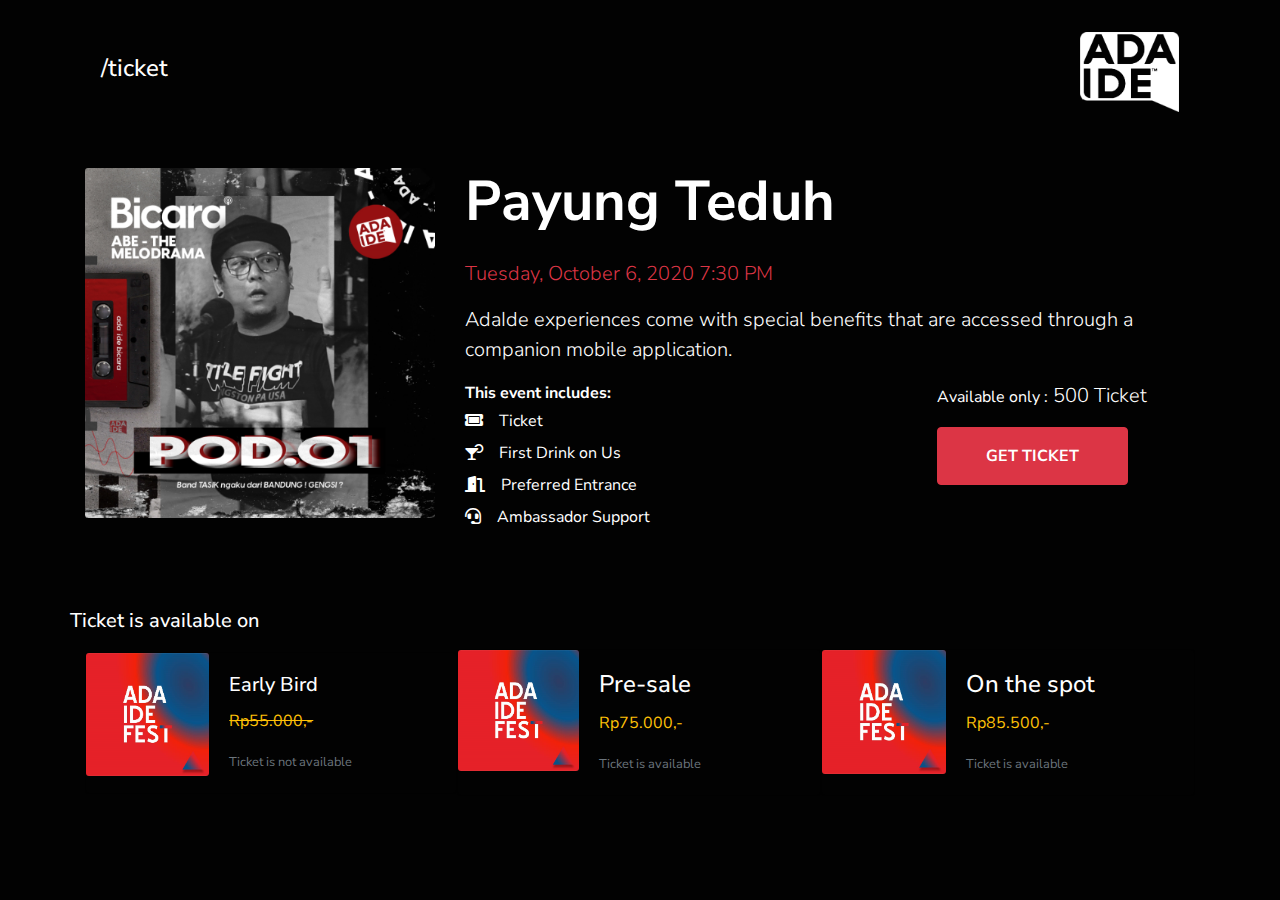
<file: event.html>
<!doctype html>
<html lang="en">
  <head>
    <!-- Required meta tags -->
    <meta charset="utf-8">
    <meta name="viewport" content="width=device-width, initial-scale=1, shrink-to-fit=no">
    <link rel="icon"
      type="image/png"
      href="assets/image/logo-merah.png">
      <!-- Bootstrap CSS -->
      <link rel="stylesheet" href="assets/css/main.css">
      <link rel="stylesheet" href="assets/css/bootstrap.css">
      <link rel="stylesheet" href="assets/css/grid-gallery.css">
      <!-- font awesome -->
      <link rel="stylesheet" href="assets/fontawesome/css/all.css">
      <link rel="stylesheet" href="assets/fontawesome/css/brands.css">
      <link href="https://fonts.googleapis.com/css2?family=Kaushan+Script&display=swap" rel="stylesheet">
      <title>Ada Ide</title>
      <style>
      @font-face {
      font-family: blom;
      src: url("assets/font/Gloss_And_Bloom.ttf");
      }
      .font-blom {
      font-family: blom;
      }
      .page-holder {
      min-height: auto;
      }
      .bg-cover {
      background-size: cover !important;
      }
      </style>
    </head>
    <body class="bg-black">
      <div style="" class="bg-cover page-holder">
        <div class="container-xl py-4">
          <div class="nav navbar">
            <div class="justify-content-start">
              <h4 class="h4">/ticket</h4>
            </div>
            <div class="display-4 d-flex justify-content-end ">
              <img src="assets/image/logo-putih.png" class="logo" id="logo-image" role="dialog"data-toggle="modal" data-target="#modalMenu">
            </div>
          </div>
          <header class="text-left py-5">
            <div class="row">
              <div class="col-md-4">
                <img src="assets/img/TL-AIB-PART-1-TGL-1-MEI_28.png" class="card-img" alt="..." style="max-width: 100%;">
              </div>
              <div class="col-md-8">
                <h1 class="display-4 font-weight-bold mb-4">Payung Teduh</h1>
                <p class="lead text-danger">Tuesday, October 6, 2020 7:30 PM</p>
                <p class="lead">AdaIde experiences come with special benefits that are accessed through a companion mobile application. </p>
                <div class="d-flex justify-content-between">
                  <div>
                    <dt class="mb-1">This event includes:</dt>
                    <dd><i class="fas fa-ticket-alt mr-3"></i>Ticket</dd>
                    <dd><i class="fas fa-cocktail mr-3"></i>First Drink on Us</dd>
                    <dd><i class="fas fa-door-open mr-3"></i>Preferred Entrance</dd>
                    <dd><i class="fas fa-headset mr-3"></i>Ambassador Support</dd>
                  </div>
                  <div class="">
                    <p class="lead pr-5"><small>Available only :</small> 500 Ticket</p>
                    <button class="btn btn-danger px-5 py-3 text-uppercase font-weight-bold" href="">get ticket</button>
                  </div>
                </div>
              </header>
            </div>
          </div>
          <div class="">
          </div>
        </div>
        
        <!-- tutup header -->
        <!-- MAIN -->
        <div class="container-xl">
          <div class="row" id="ticket">
            <h5 class="h5 mb-3">Ticket is available on</h5>
            <div class="col-md-12 d-flex align-items-center">
              <div class="card mb-3 bg-black" style="max-width: 440px;" >
                <div class="row no-gutters">
                  <div class="col-md-4">
                    <img src="assets/img/idefest.png" class="card-img" alt="...">
                  </div>
                  <div class="col-md-8">
                    <div class="card-body">
                      <h5 class="card-title">Early Bird</h5>
                      <p class="card-text text-warning"><strike>Rp55.000,-</strike></p>
                      <p class="card-text "><small class="text-muted">Ticket is not available</small></p>
                    </div>
                  </div>
                </div>
              </div>
              <div class="card mb-3 bg-black" style="max-width: 440px;" >
                <div class="row no-gutters">
                  <div class="col-md-4">
                    <img src="assets/img/idefest.png" class="card-img" alt="...">
                  </div>
                  <div class="col-md-8">
                    <div class="card-body">
                      <h4 class="card-title">Pre-sale</h4>
                      <p class="card-text text-warning">Rp75.000,-</p>
                      <p class="card-text "><small class="text-muted">Ticket is available</small></p>
                    </div>
                  </div>
                </div>
              </div>
              <div class="card mb-3 bg-black" style="max-width: 440px;" >
                <div class="row no-gutters">
                  <div class="col-md-4">
                    <img src="assets/img/idefest.png" class="card-img" alt="...">
                  </div>
                  <div class="col-md-8">
                    <div class="card-body">
                      <h4 class="card-title">On the spot</h4>
                      <p class="card-text text-warning">Rp85.500,-</p>
                      <p class="card-text "><small class="text-muted">Ticket is available</small></p>
                    </div>
                  </div>
                </div>
              </div>
            </div>
          </div>
          <!-- form pengisian data diri -->
          
        </div>
        <!-- Modal -->
        <div class="modal fade" id="modalMenu" tabindex="-1" role="dialog" aria-labelledby="modalMenu" aria-hidden="true">
          <div class="modal-dialog costum-modal">
            <div class="modal-content bg-black">
              <div class="modal-body container-xl height-100">
                <div class="nav navbar">
                  <div class="justify-content-start">
                    <h4 class="h4"></h4>
                  </div>
                  <div class="display-4 d-flex justify-content-end ">
                    <img src="assets/image/logo-putih.png" class="logo position-fixed" id="logo-image" role="dialog"data-toggle="modal" data-target="#modalMenu">
                  </div>
                </div>
                <div class="col-md-12 d-flex align-middle justify-content-center mx-auto my-auto">
                  <div class="text-center w-75 header-text">
                    <nav class="nav display-4 mt-5 text-uppercase font-weight-bold justify-content-end position-absolute">
                      <a class="nav-link" href="#">creative
                        <sup>
                        <img src="assets/image/logo-putih.png" class="sup" id="logo-image">
                        </sup>
                      </a> /
                      <a class="nav-link" href="#">bicara
                        <sup>
                        <img src="assets/image/logo-putih.png" class="sup" id="logo-image">
                        </sup>
                      </a> /
                      <a class="nav-link" href="#">kita bukan bayangan
                        <sup>
                        <img src="assets/image/logo-putih.png" class="sup" id="logo-image">
                        </sup>
                      </a> /
                      <a class="nav-link" href="#">about us
                        <sup>
                        <img src="assets/image/logo-putih.png" class="sup" id="logo-image">
                        </sup>
                      </a> /
                      <a class="nav-link" href="#">merch
                        <sup>
                        <img src="assets/image/logo-putih.png" class="sup" id="logo-image">
                        </sup>
                      </a> /
                      <a class="nav-link" href="#">gallery
                        <sup>
                        <img src="assets/image/logo-putih.png" class="sup" id="logo-image">
                        </sup>
                      </a>
                    </nav>
                  </div>
                </div>
                <div class="container">
                  <nav class="navbar navbar-light fixed-bottom mb-5 container-xl">
                    <a class="navbar-brand">ADAIDE<sup class="font-weight-bold">TM</sup></a>
                    <div class="form-inline">
                      <nav class="nav justify-content-end">
                        <a class="nav-link h4" href="#">Youtube
                          <span class="pangkat">
                            <img src="assets/image/logo-putih.png" class="logo" id="logo-image">
                          </span>
                        </a>
                        <a class="nav-link h4" href="#">Instagram
                          <span class="pangkat">
                            <img src="assets/image/logo-putih.png" class="logo" id="logo-image">
                          </span>
                        </a>
                        <a class="nav-link h4" href="#">Behance
                          <span class="pangkat">
                            <img src="assets/image/logo-putih.png" class="logo" id="logo-image">
                          </span>
                        </a>
                      </nav>
                    </div>
                  </nav>
                </div>
              </div>
            </div>
          </div>
        </div>
        <script src="assets/js/jquery.js"></script>
        <script src="https://cdn.jsdelivr.net/npm/popper.js@1.16.0/dist/umd/popper.min.js"></script>
        <script src="assets/js/bootstrap.js"></script>
      </body>
    </html>
</file>
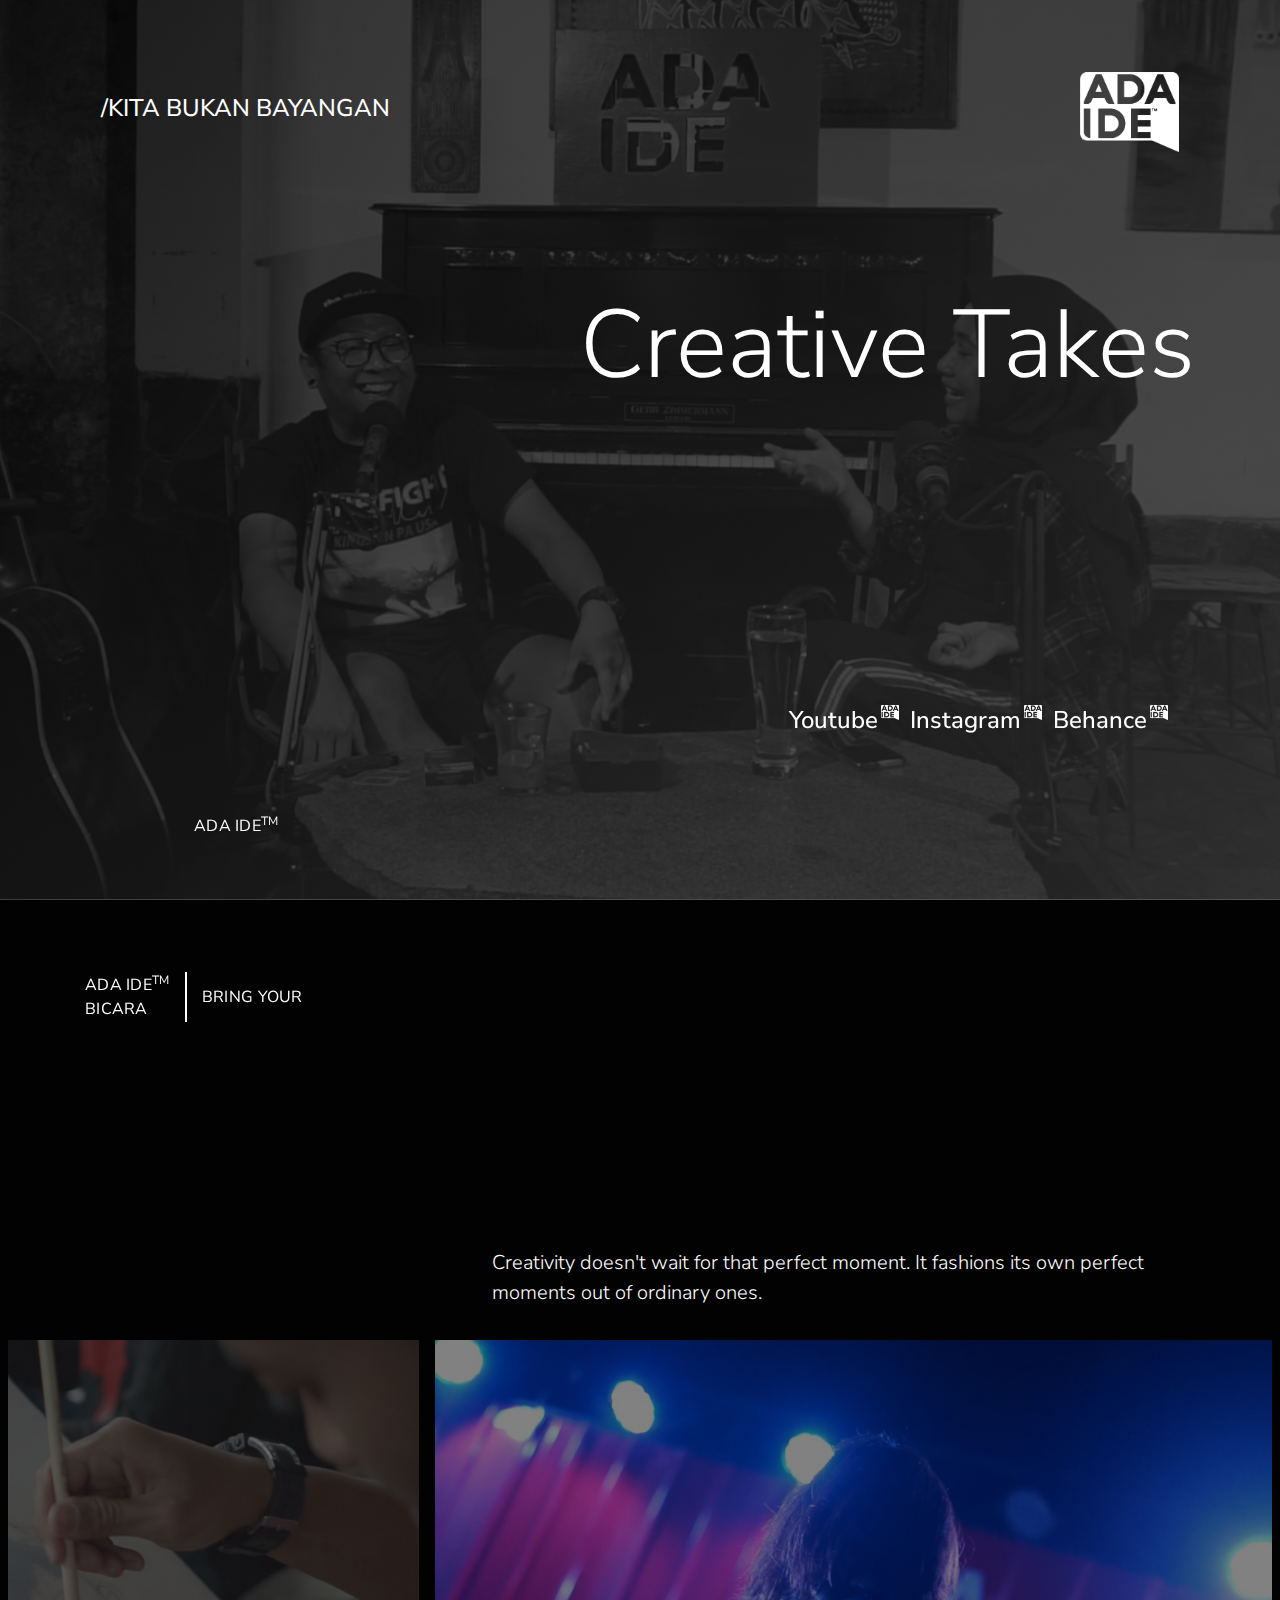
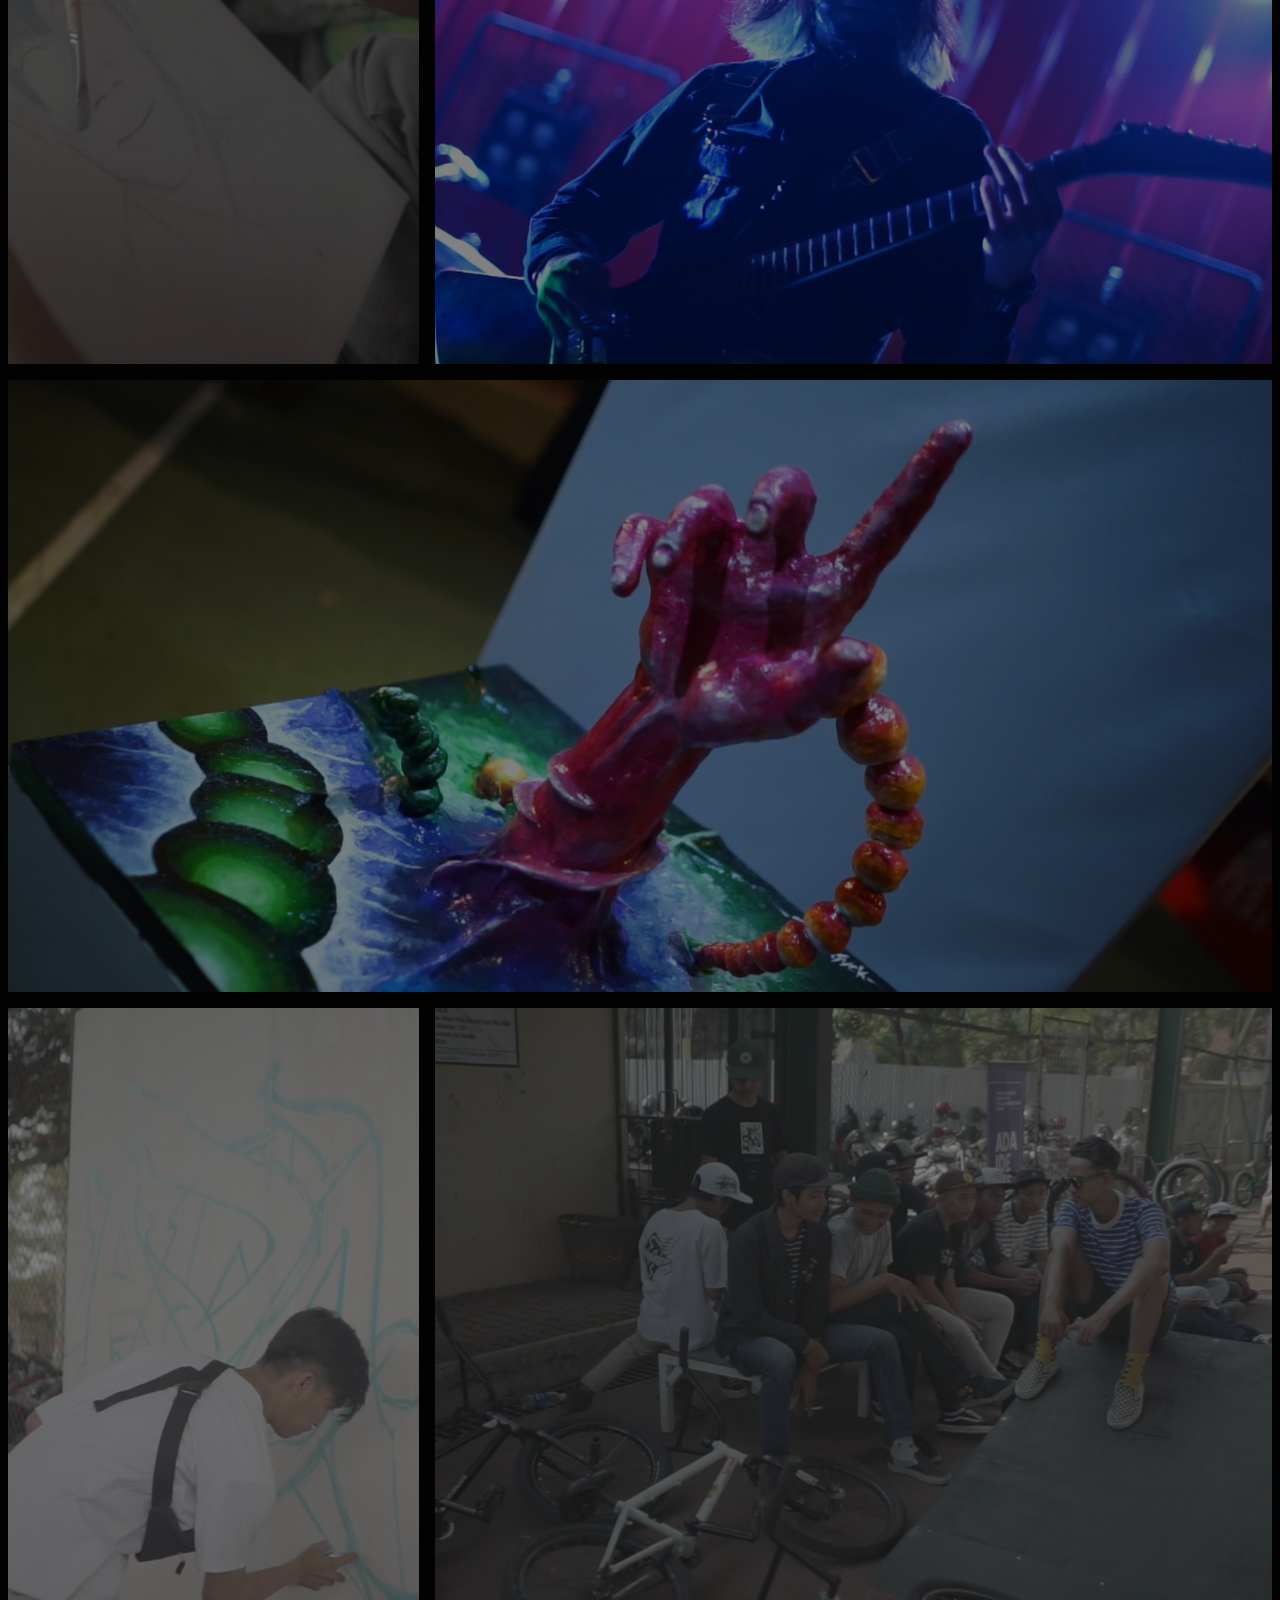
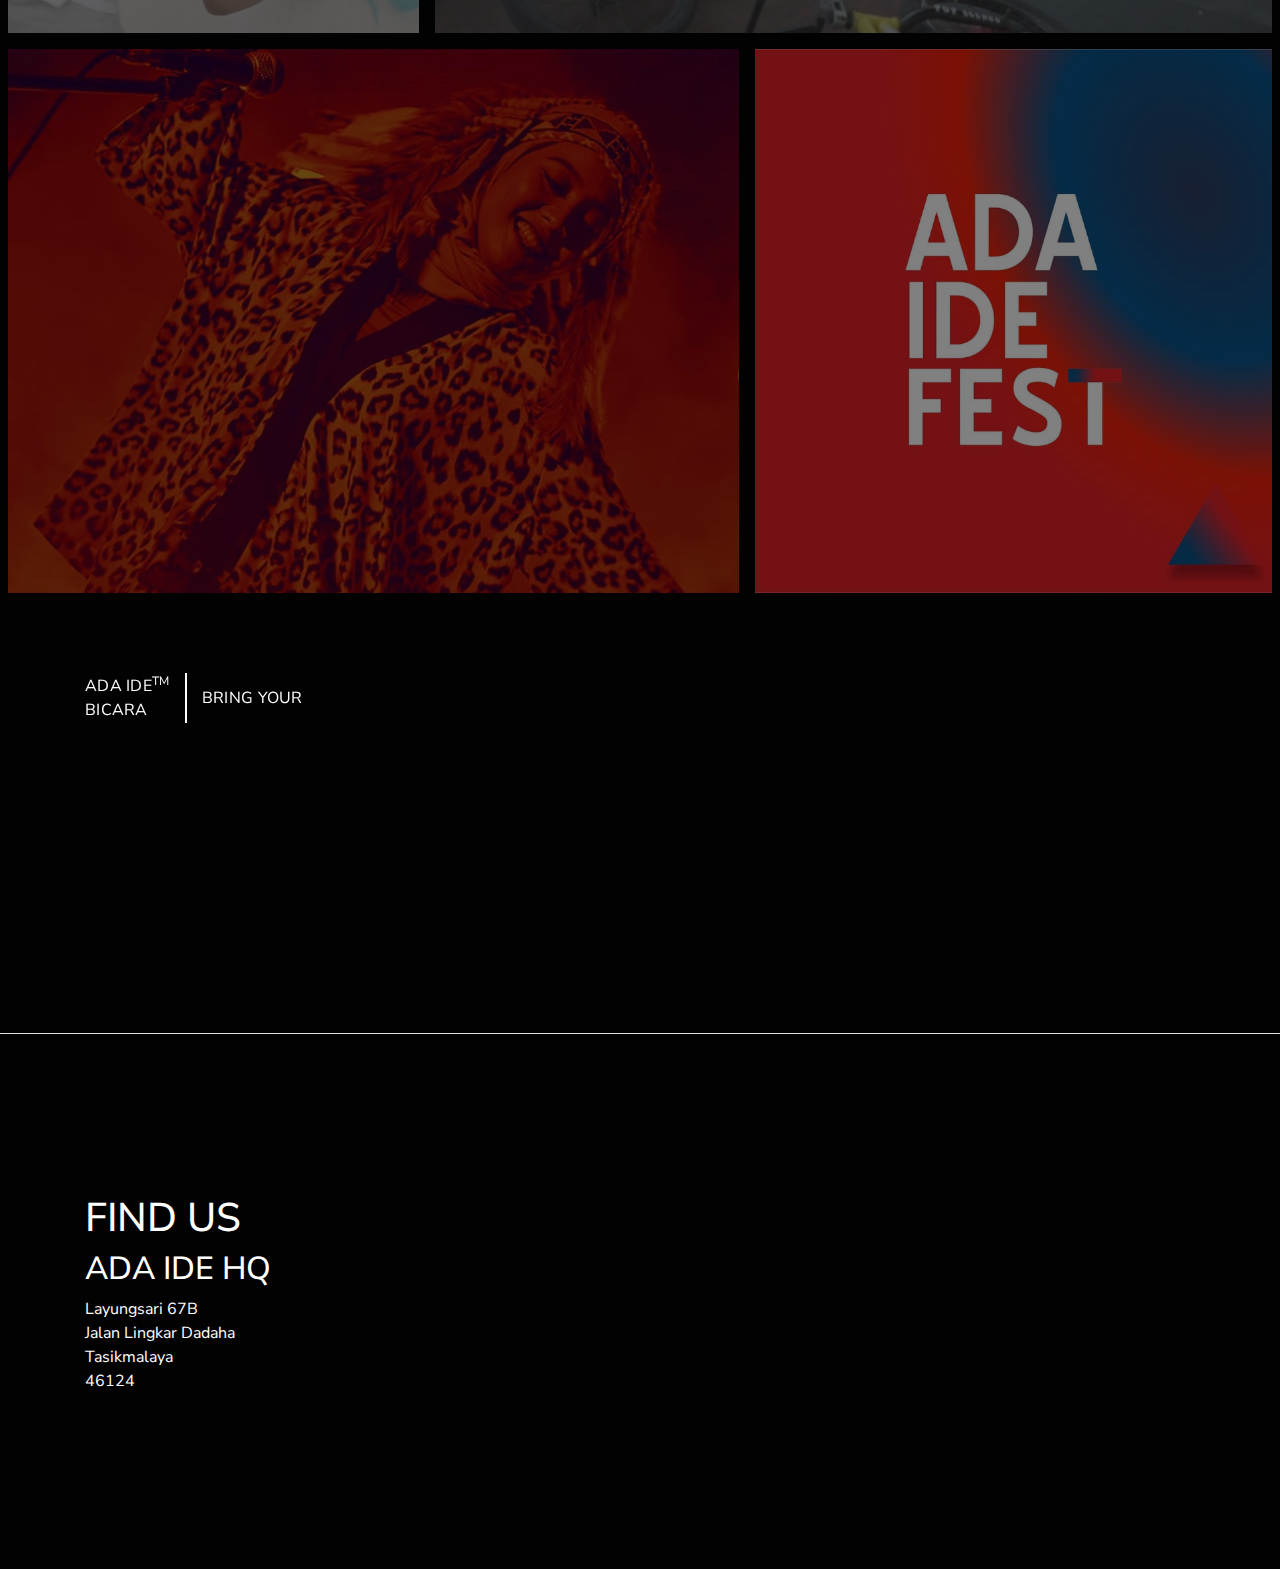
<file: photo.html>
<!doctype html>
<html lang="en">
	<head>
		<!-- Required meta tags -->
		<meta charset="utf-8">
		<meta name="viewport" content="width=device-width, initial-scale=1, shrink-to-fit=no">
		<link rel="icon"
			type="image/png"
			href="assets/image/logo-merah.png">
			<!-- Bootstrap CSS -->
			<link rel="stylesheet" href="assets/css/main.css">
			<link rel="stylesheet" href="assets/css/bootstrap.css">
			<link rel="stylesheet" href="assets/css/grid-gallery.css">
			<link href="https://fonts.googleapis.com/css2?family=Kaushan+Script&display=swap" rel="stylesheet">
			<title>Ada Ide - Photography</title>
		</head>
		<body>
			<div class="jumbotron bg-header">
				<div class="container-xl">
					<div class="nav navbar">
						<div class="justify-content-start ">
							<h4 class="h4">/KITA BUKAN BAYANGAN</h4>
						</div>
						<div class="display-4 d-flex justify-content-end ">
							<img src="assets/image/logo-putih.png" class="logo" id="logo-image">
						</div>
					</div>
					<div class=" d-flex justify-content-end">
						<div class="header-text align-items-end">
							<h1 class="display-1 mt-5 header-text ">Creative Takes</h1>
						</div>
					</div>
					<div class="row">
						<div class="col-sm-4 sidebar-outer">
							<div class="position-fixed slogan">
								<a class="nav-link" href="#">ADA IDE<sup>TM</sup></a>
							</div>
						</div>
						<div class="col-4 col-xs-offset-1 sidebar-outer">
							<div class="position-fixed">
								<nav class="nav justify-content-end">
									<a class="nav-link h4" href="#">Youtube
										<span class="pangkat">
											<img src="assets/image/logo-putih.png" class="logo" id="logo-image">
										</span>
									</a>
									<a class="nav-link h4" href="#">Instagram
										<span class="pangkat">
											<img src="assets/image/logo-putih.png" class="logo" id="logo-image">
										</span>
									</a>
									<a class="nav-link h4" href="#">Behance
										<span class="pangkat">
											<img src="assets/image/logo-putih.png" class="logo" id="logo-image">
										</span>
									</a>
								</nav>
							</div>
						</div>
					</div>
				</div>
			</div>
			<!-- MAIN -->
			<div class="bg-black">
				<section class="container-xl wrapper">
					<div class="d-flex align-items-start flex-column bd-highlight mb-3" style="height: 200px;">
						<div class="slogan">
							<span class="logo-text">ADA IDE<sup>TM</sup><br>BICARA</span>
							<span class="line-vertical"> </span>
							<span class="logo-text">Bring Your</span>
						</div>
					</div>
					<div class="d-flex align-items-end flex-column bd-highlight mb-3" style="height: 200px;">
						<div class="mt-auto p-2 bd-highlight">
							<p class="lead w-75 align-items-end float-right m-0">
								Creativity doesn't wait for that perfect moment. It fashions its own perfect moments out of ordinary ones.
							</p>
						</div>
					</div>
				</section>
				<!-- Gallery -->
				<div class="container-fluid bg-black">
					<div class="row h-25 opacity">
						<div class="col-md-4 item p-2 box">
							<img class="img-fluid image scale-on-hover" src="assets/img/lukis.png">
						</div>
						<div class="col-md-8 item p-2 box">
							<img class="img-fluid image scale-on-hover" src="assets/img/gitar.png">
						</div>
						<div class="col-md-12 item p-2 box">
							<img class="img-fluid image scale-on-hover" src="assets/img/tangan.jpg">
						</div>
						<div class="col-md-4 item p-2 box">
							<img class="img-fluid image scale-on-hover" src="assets/img/gambar.png">
						</div>
						<div class="col-md-8 item p-2 box">
							<img class="img-fluid image scale-on-hover" src="assets/img/5.jpg">
						</div>
						<div class="col-md-7 item p-2 box">
							<img class="img-fluid image scale-on-hover" src="assets/img/nyanyi.png">
						</div>
						<div class="col-md-5 item p-2 box">
							<img class="img-fluid image scale-on-hover" src="assets/img/idefest.png">
						</div>
					</div>
				</div>
				<!-- sebelum footer -->
				<section class="container-xl">
					<div class="d-flex align-items-start flex-column bd-highlight mb-3" style="height: 200px;">
						<div class="slogan">
							<span class="logo-text">ADA IDE<sup>TM</sup><br>BICARA</span>
							<span class="line-vertical"></span>
							<span class="logo-text">Bring Your</span>
						</div>
					</div>
					<div class="d-flex align-items-end flex-column bd-highlight mb-3" style="height: 200px;">
					</div>
				</section>
				<!-- Footer -->
				<section class="container-fluid border-top">
					<div class="footer container-xl">
						<h1 class="display-5 text-uppercase">find us</h1>
						<h2 class="display-5 text-uppercase">ada ide HQ</h2>
						<p>Layungsari 67B <br>Jalan Lingkar Dadaha<br> Tasikmalaya<br>46124</p>
					</div>
				</section>
			</div>
			
			<script src="assets/js/jquery.js"></script>
			<script src="https://cdn.jsdelivr.net/npm/popper.js@1.16.0/dist/umd/popper.min.js"></script>
			<script src="assets/js/bootstrap.js"></script>
		</body>
	</html>
</file>
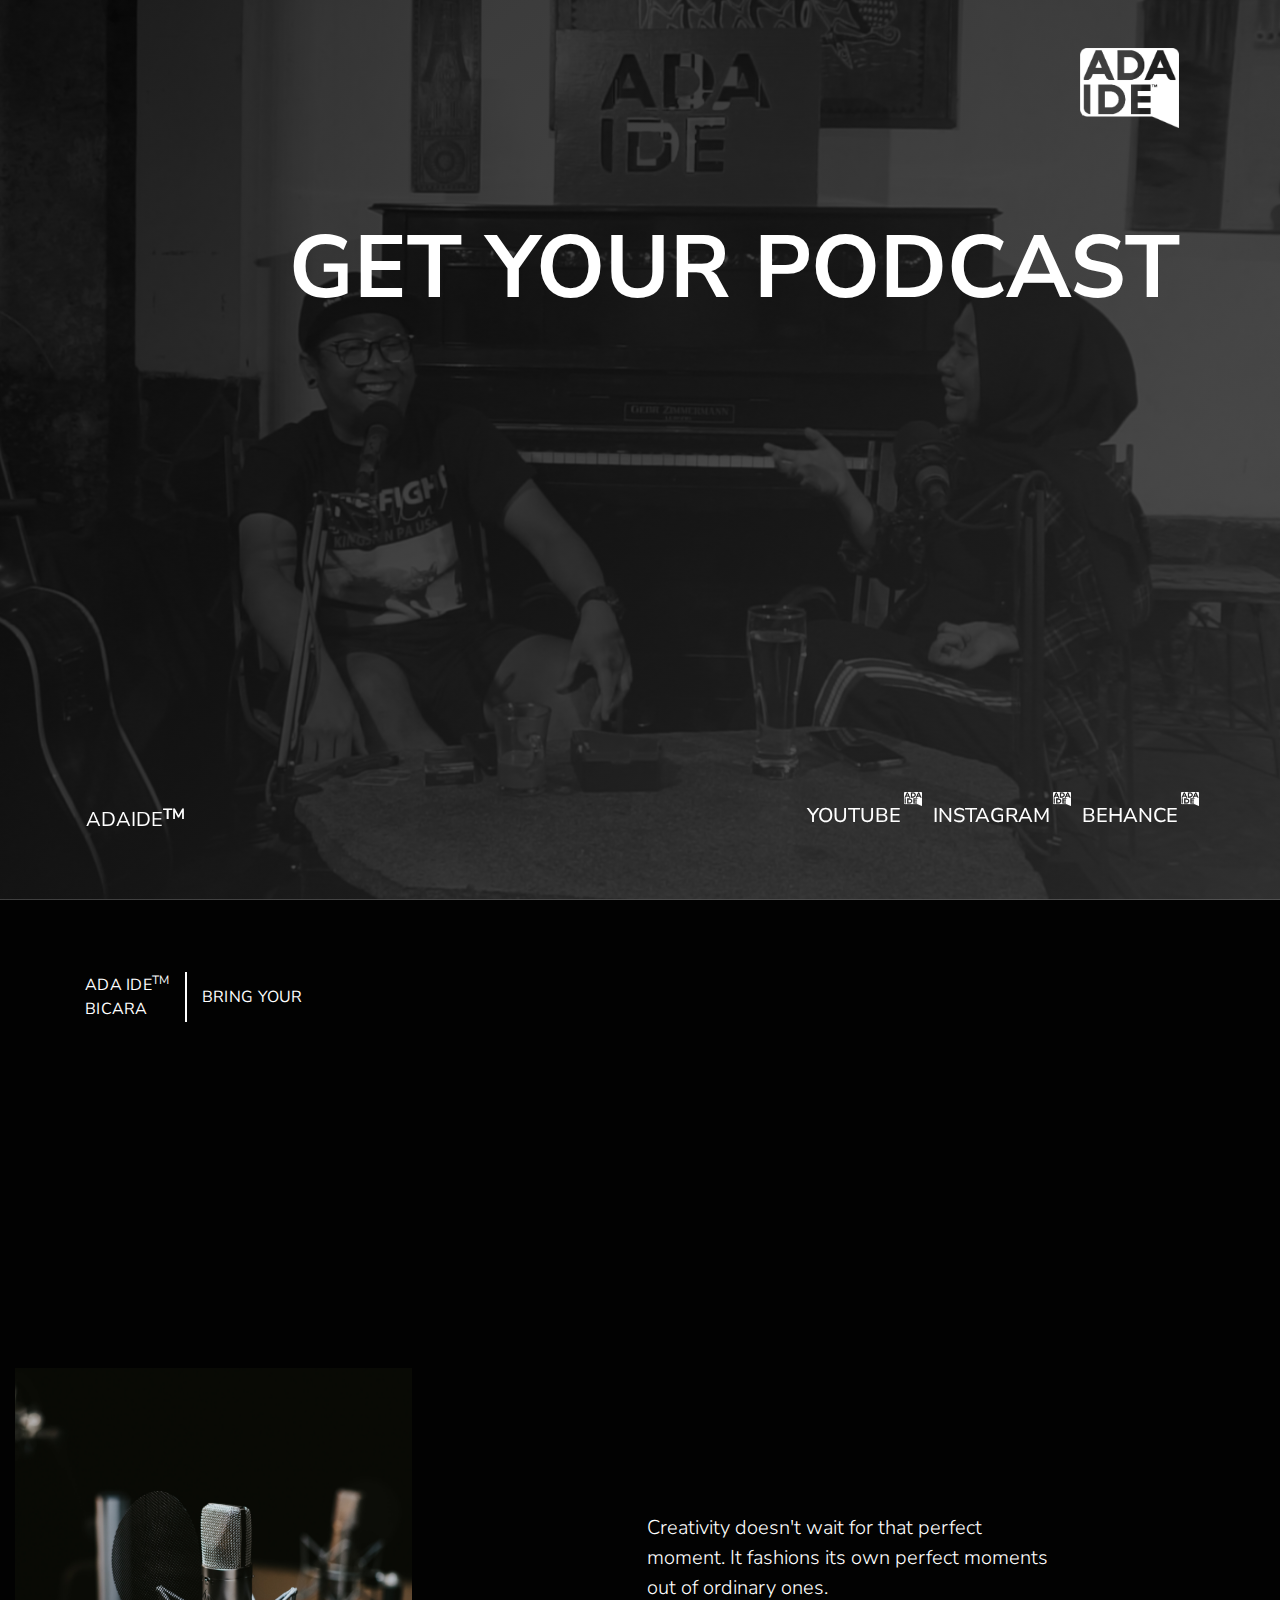
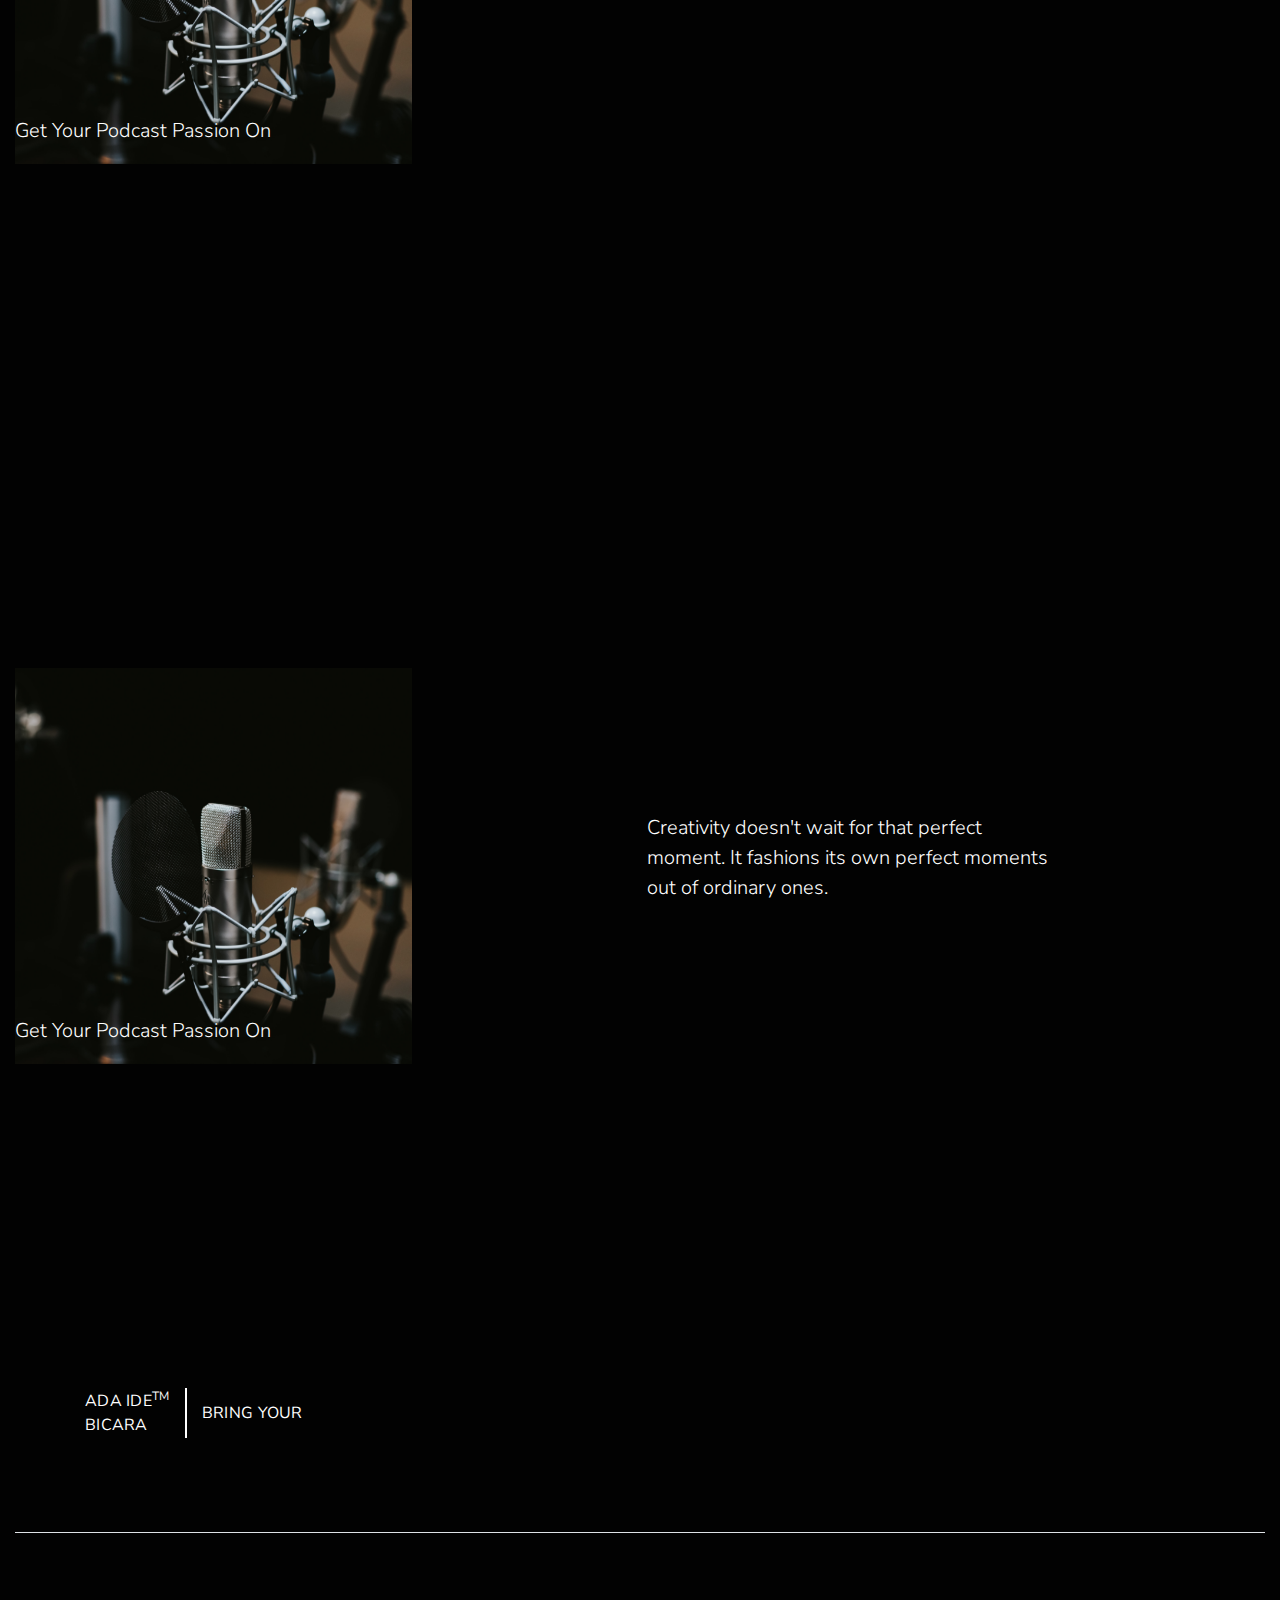
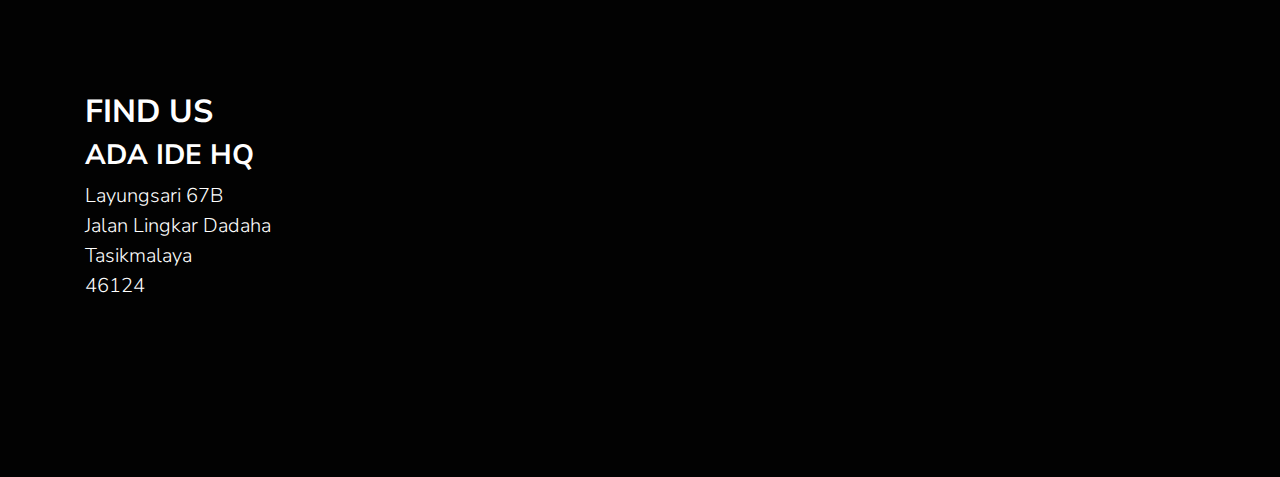
<file: test.html>
<!doctype html>
<html lang="en">
  <head>
    <!-- Required meta tags -->
    <meta charset="utf-8">
    <meta name="viewport" content="width=device-width, initial-scale=1, shrink-to-fit=no">
    <link rel="icon"
      type="image/png"
      href="assets/image/logo-merah.png">
      <!-- Bootstrap CSS -->
      <link rel="stylesheet" href="assets/css/main.css">
      <link rel="stylesheet" href="assets/css/bootstrap.css">
      <link href="https://fonts.googleapis.com/css2?family=Kaushan+Script&display=swap" rel="stylesheet">
      <title>Ada Ide</title>
    </head>
    <body>
      <div class="jumbotron bg-header">
        <div class="container-xl">
          <div class="nav navbar">
            <div class="justify-content-start">
              <h4 class="h4"></h4>
            </div>
            <div class="display-4 d-flex justify-content-end ">
              <img src="assets/image/logo-putih.png" class="logo position-fixed" id="logo-image" role="dialog"data-toggle="modal" data-target="#exampleModal">
            </div>
          </div>
          <div class="col-md-12 d-flex align-middle justify-content-center mx-auto my-auto">
            <div class="text-right w-100 header-text">
              <h1 class="display-2 mt-5 font-weight-bold text-uppercase text-focus-in">get your podcast</h1>
            </div>
          </div>
          <div class="container">
            <nav class="navbar navbar-light fixed-bottom mb-5 container-xl">
              <a class="navbar-brand">ADAIDE<sup class="font-weight-bold">TM</sup></a>
              <div class="form-inline">
                <nav class="nav justify-content-end text-uppercase">
                  <a class="nav-link h5" href="#">Youtube
                    <span class="pangkat">
                      <img src="assets/image/logo-putih.png" class="logo" id="logo-image">
                    </span>
                  </a>
                  <a class="nav-link h5" href="#">Instagram
                    <span class="pangkat">
                      <img src="assets/image/logo-putih.png" class="logo" id="logo-image">
                    </span>
                  </a>
                  <a class="nav-link h5" href="#">Behance
                    <span class="pangkat">
                      <img src="assets/image/logo-putih.png" class="logo" id="logo-image">
                    </span>
                  </a>
                </nav>
              </div>
            </nav>
          </div>
        </div>
      </div>
      <!-- MAIN -->
      <div class="bg-black">
        <div class="container-xl">
          <div class="d-flex align-items-start flex-column bd-highlight mb-3" style="height: 200px;">
            <div class="slogan">
              <span class="logo-text">ADA IDE<sup>TM</sup><br>BICARA</span>
              <span class="line-vertical"></span>
              <span class="logo-text">Bring Your</span>
            </div>
          </div>
        </div>
        <div class="container-fluid">
          <div class="row">
            <div class="col-md-4 height-100 d-flex align-items-center align-text-bottom">
              <div class="w-100">
                <img src="assets/img/podcast.png" class="w-100">
                <p class="lead position-absolute mt-n5">
                  Get Your Podcast Passion On
                </p>
              </div>
            </div>
            <div class="col-md-8 height-100 d-flex align-items-center justify-content-center">
              <div class="d-flex justify-content-end w-50">
                <p class="lead">
                  Creativity doesn't wait for that perfect moment. It fashions its own perfect moments out of ordinary ones.
                </p>
              </div>
            </div>
          </div>
          <!-- section 2 podcast with bg header -->
          <div class="row bg-hader">
            <div class="col-md-4 height-100 d-flex align-items-center align-text-bottom">
              <div class="w-100">
                <img src="assets/img/podcast.png" class="w-100">
                <p class="lead position-absolute mt-n5">
                  Get Your Podcast Passion On
                </p>
              </div>
            </div>
            <div class="col-md-8 height-100 d-flex align-items-center justify-content-center">
              <div class="d-flex justify-content-end w-50">
                <p class="lead">
                  Creativity doesn't wait for that perfect moment. It fashions its own perfect moments out of ordinary ones.
                </p>
              </div>
            </div>
          </div>
          <!-- gallery -->
          
          <!-- sebelum footer -->
          <section class="container-xl">
            <div class="d-flex align-items-start flex-column bd-highlight mb-3" style="height: 200px;">
              <div class="slogan">
                <span class="logo-text">ADA IDE<sup>TM</sup><br>BICARA</span>
                <span class="line-vertical"></span>
                <span class="logo-text">Bring Your</span>
              </div>
            </div>
          </section>
          <!-- Footer -->
          <section class="container-fluid border-top">
            <div class="footer container-xl">
              <h1 class="h2 text-uppercase font-weight-bold">find us</h1>
              <h2 class="h3 text-uppercase font-weight-bold">ada ide HQ</h2>
              <p class="lead">Layungsari 67B <br>Jalan Lingkar Dadaha<br> Tasikmalaya<br>46124</p>
            </div>
          </section>
        </div>
        <!-- section ke 2 -->
        
        <script src="assets/js/jquery.js"></script>
        <script src="https://cdn.jsdelivr.net/npm/popper.js@1.16.0/dist/umd/popper.min.js"></script>
        <script src="assets/js/bootstrap.js"></script>
      </body>
    </html>
</file>
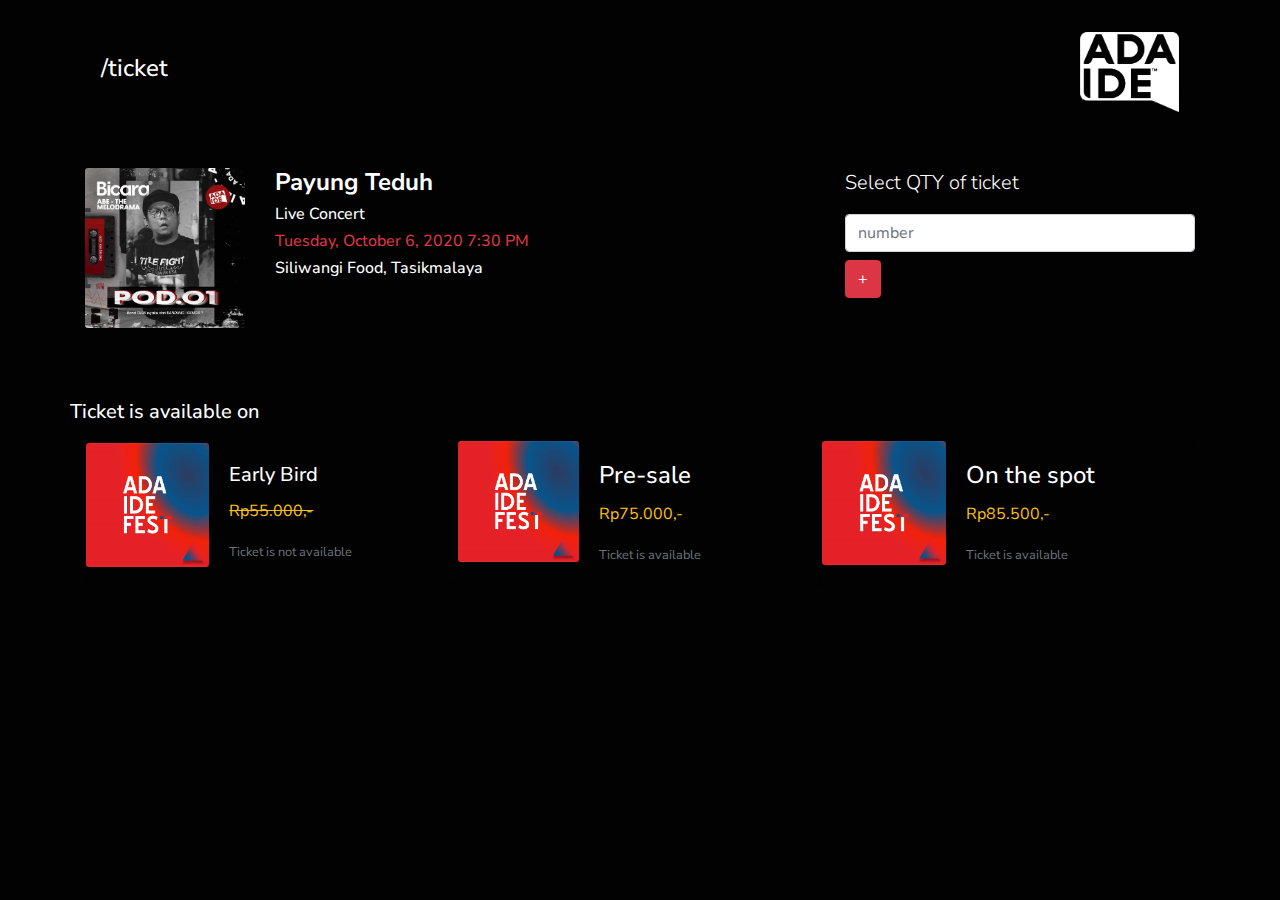
<file: ticket.html>
<!doctype html>
<html lang="en">
	<head>
		<!-- Required meta tags -->
		<meta charset="utf-8">
		<meta name="viewport" content="width=device-width, initial-scale=1, shrink-to-fit=no">
		<link rel="icon"
			type="image/png"
			href="assets/image/logo-merah.png">
			<!-- Bootstrap CSS -->
			<link rel="stylesheet" href="assets/css/main.css">
			<link rel="stylesheet" href="assets/css/bootstrap.css">
			<link rel="stylesheet" href="assets/css/grid-gallery.css">
			<!-- font awesome -->
			<link rel="stylesheet" href="assets/fontawesome/css/all.css">
			<link rel="stylesheet" href="assets/fontawesome/css/brands.css">
			<link href="https://fonts.googleapis.com/css2?family=Kaushan+Script&display=swap" rel="stylesheet">
			<title>Ada Ide</title>
			<style>
			@font-face {
			font-family: blom;
			src: url("assets/font/Gloss_And_Bloom.ttf");
			}
			.font-blom {
			font-family: blom;
			}
			.page-holder {
			min-height: auto;
			}
			.bg-cover {
			background-size: cover !important;
			}
			</style>
		</head>
		<body class="bg-black">
			<div class="container-xl py-4">
				<div class="nav navbar">
					<div class="justify-content-start">
						<h4 class="h4">/ticket</h4>
					</div>
					<div class="display-4 d-flex justify-content-end ">
						<img src="assets/image/logo-putih.png" class="logo" id="logo-image" role="dialog"data-toggle="modal" data-target="#modalMenu">
					</div>
				</div>
				<header class="text-left py-5">
					<div class="row">
						<div class="col-md-2">
							<img src="assets/img/TL-AIB-PART-1-TGL-1-MEI_28.png" class="card-img" style="max-width: 100%;">
						</div>
						<div class="col-md-6">
							<p class="h4 font-weight-bold">Payung Teduh</p>
							<h6 class="h6">Live Concert</h6>
							<h6 class="h6 text-danger">Tuesday, October 6, 2020 7:30 PM</h6>
							<h6 class="h6">Siliwangi Food, Tasikmalaya</h6>
						</div>
						<div class="col-md-4">
							<p class="lead">Select QTY of ticket</p>
							<div class="input-group mb-2">
								<input type="number" class="form-control" placeholder="number" aria-label="qty">
							</div>
							<button class="btn btn-danger" id="counter" onclick="">+</button>
						</div>
					</header>
				</div>
			</div>
			
			<!-- tutup header -->
			<!-- MAIN -->
			<div class="container-xl">
				<div class="row" id="ticket">
					<h5 class="h5 mb-3">Ticket is available on</h5>
					<div class="col-md-12 d-flex align-items-center">
						<div class="card mb-3 bg-black" style="max-width: 440px;" >
							<div class="row no-gutters">
								<div class="col-md-4">
									<img src="assets/img/idefest.png" class="card-img" alt="...">
								</div>
								<div class="col-md-8">
									<div class="card-body">
										<h5 class="card-title">Early Bird</h5>
										<p class="card-text text-warning"><strike>Rp55.000,-</strike></p>
										<p class="card-text "><small class="text-muted">Ticket is not available</small></p>
									</div>
								</div>
							</div>
						</div>
						<div class="card mb-3 bg-black" style="max-width: 440px;" >
							<div class="row no-gutters">
								<div class="col-md-4">
									<img src="assets/img/idefest.png" class="card-img" alt="...">
								</div>
								<div class="col-md-8">
									<div class="card-body">
										<h4 class="card-title">Pre-sale</h4>
										<p class="card-text text-warning">Rp75.000,-</p>
										<p class="card-text "><small class="text-muted">Ticket is available</small></p>
									</div>
								</div>
							</div>
						</div>
						<div class="card mb-3 bg-black" style="max-width: 440px;" >
							<div class="row no-gutters">
								<div class="col-md-4">
									<img src="assets/img/idefest.png" class="card-img" alt="...">
								</div>
								<div class="col-md-8">
									<div class="card-body">
										<h4 class="card-title">On the spot</h4>
										<p class="card-text text-warning">Rp85.500,-</p>
										<p class="card-text "><small class="text-muted">Ticket is available</small></p>
									</div>
								</div>
							</div>
						</div>
					</div>
				</div>
				<!-- form pengisian data diri -->
				
			</div>
			<!-- Modal -->
			<div class="modal fade" id="modalMenu" tabindex="-1" role="dialog" aria-labelledby="modalMenu" aria-hidden="true">
				<div class="modal-dialog costum-modal">
					<div class="modal-content bg-black">
						<div class="modal-body container-xl height-100">
							<div class="nav navbar">
								<div class="justify-content-start">
									<h4 class="h4"></h4>
								</div>
								<div class="display-4 d-flex justify-content-end ">
									<img src="assets/image/logo-putih.png" class="logo position-fixed" id="logo-image" role="dialog"data-toggle="modal" data-target="#modalMenu">
								</div>
							</div>
							<div class="col-md-12 d-flex align-middle justify-content-center mx-auto my-auto">
								<div class="text-center w-75 header-text">
									<nav class="nav display-4 mt-5 text-uppercase font-weight-bold justify-content-end position-absolute">
										<a class="nav-link" href="#">creative
											<sup>
											<img src="assets/image/logo-putih.png" class="sup" id="logo-image">
											</sup>
										</a> /
										<a class="nav-link" href="#">bicara
											<sup>
											<img src="assets/image/logo-putih.png" class="sup" id="logo-image">
											</sup>
										</a> /
										<a class="nav-link" href="#">kita bukan bayangan
											<sup>
											<img src="assets/image/logo-putih.png" class="sup" id="logo-image">
											</sup>
										</a> /
										<a class="nav-link" href="#">about us
											<sup>
											<img src="assets/image/logo-putih.png" class="sup" id="logo-image">
											</sup>
										</a> /
										<a class="nav-link" href="#">merch
											<sup>
											<img src="assets/image/logo-putih.png" class="sup" id="logo-image">
											</sup>
										</a> /
										<a class="nav-link" href="#">gallery
											<sup>
											<img src="assets/image/logo-putih.png" class="sup" id="logo-image">
											</sup>
										</a>
									</nav>
								</div>
							</div>
							<div class="container">
								<nav class="navbar navbar-light fixed-bottom mb-5 container-xl">
									<a class="navbar-brand">ADAIDE<sup class="font-weight-bold">TM</sup></a>
									<div class="form-inline">
										<nav class="nav justify-content-end">
											<a class="nav-link h4" href="#">Youtube
												<span class="pangkat">
													<img src="assets/image/logo-putih.png" class="logo" id="logo-image">
												</span>
											</a>
											<a class="nav-link h4" href="#">Instagram
												<span class="pangkat">
													<img src="assets/image/logo-putih.png" class="logo" id="logo-image">
												</span>
											</a>
											<a class="nav-link h4" href="#">Behance
												<span class="pangkat">
													<img src="assets/image/logo-putih.png" class="logo" id="logo-image">
												</span>
											</a>
										</nav>
									</div>
								</nav>
							</div>
						</div>
					</div>
				</div>
			</div>
			<script src="assets/js/jquery.js"></script>
			<script src="https://cdn.jsdelivr.net/npm/popper.js@1.16.0/dist/umd/popper.min.js"></script>
			<script src="assets/js/bootstrap.js"></script>
		</body>
	</html>
</file>
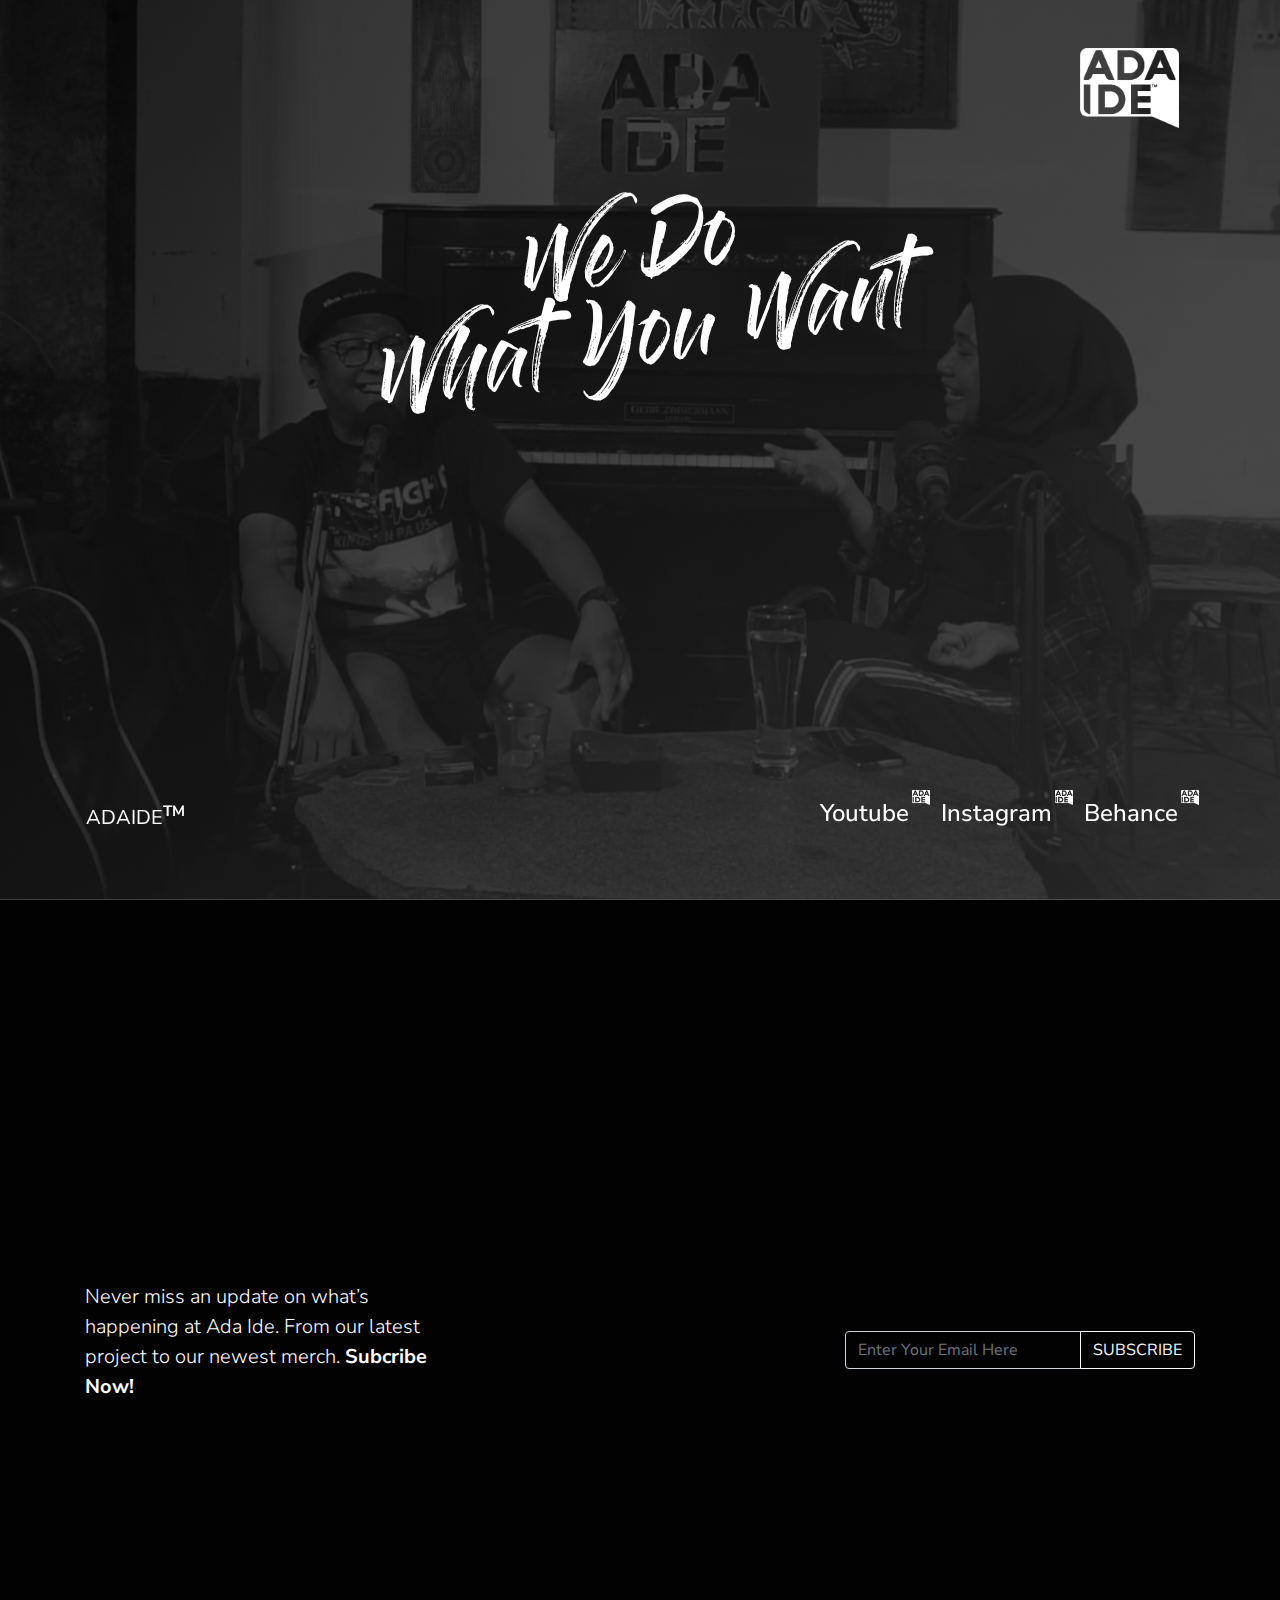
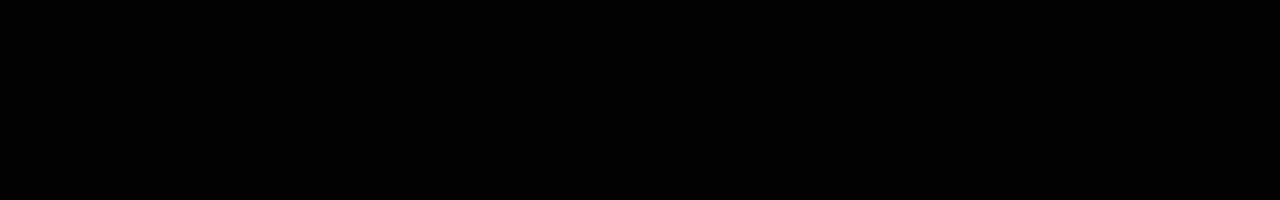
<file: wedo.html>
<!doctype html>
<html lang="en">
	<head>
		<!-- Required meta tags -->
		<meta charset="utf-8">
		<meta name="viewport" content="width=device-width, initial-scale=1, shrink-to-fit=no">
		<link rel="icon"
			type="image/png"
			href="assets/image/logo-merah.png">
			<!-- Bootstrap CSS -->
			<link rel="stylesheet" href="assets/css/main.css">
			<link rel="stylesheet" href="assets/css/bootstrap.css">
			<link rel="stylesheet" href="assets/css/grid-gallery.css">
			<link href="https://fonts.googleapis.com/css2?family=Kaushan+Script&display=swap" rel="stylesheet">
			<title>Ada Ide</title>
			<style>
			@font-face {
			font-family: blom;
			src: url("assets/font/Gloss_And_Bloom.ttf");
			}
			.font-blom {
				font-family: blom;
			}
			</style>
		</head>
		<body class="bg-black">
			<div class="jumbotron bg-header">
				<div class="container-xl">
					<div class="nav navbar">
						<div class="justify-content-start">
							<h4 class="h4"></h4>
						</div>
						<div class="display-4 d-flex justify-content-end ">
							<img src="assets/image/logo-putih.png" class="logo position-fixed" id="logo-image" role="dialog"data-toggle="modal" data-target="#exampleModal">
						</div>
					</div>
					<div class="col-md-12 d-flex align-middle justify-content-center mx-auto my-auto">
						<div class="text-center w-50 header-text">
							<h1 class="display-3 mt-5 rotate font-blom">We Do<br>What You Want</h1>
						</div>
					</div>
					<div class="container">
						<nav class="navbar navbar-light fixed-bottom mb-5 container-xl">
							<a class="navbar-brand">ADAIDE<sup class="font-weight-bold">TM</sup></a>
							<div class="form-inline">
								<nav class="nav justify-content-end">
									<a class="nav-link h4" href="#">Youtube
										<span class="pangkat">
											<img src="assets/image/logo-putih.png" class="logo" id="logo-image">
										</span>
									</a>
									<a class="nav-link h4" href="#">Instagram
										<span class="pangkat">
											<img src="assets/image/logo-putih.png" class="logo" id="logo-image">
										</span>
									</a>
									<a class="nav-link h4" href="#">Behance
										<span class="pangkat">
											<img src="assets/image/logo-putih.png" class="logo" id="logo-image">
										</span>
									</a>
								</nav>
							</div>
						</nav>
					</div>
				</div>
			</div>
			<!-- tutup header -->
			<!-- MAIN -->
			<div class="container-xl">
				<div class="row">
					<div class="col-md-4 height-100 d-flex align-items-center">
						<p class="lead">
							Never miss an update on what’s happening at Ada Ide. From our latest project to our newest merch. <span class="font-weight-bold">Subcribe Now!</span>
						</p>
					</div>
					<div class="col-md-4"></div>
					<div class="col-md-4 height-100 d-flex align-items-center">
						<div class="input-group">
							<input type="text" class="form-control bg-black" placeholder="Enter Your Email Here" aria-label="Recipient's username" aria-describedby="button-addon2">
							<div class="input-group-append">
								<button class="btn btn-outline-light" type="button" id="button-addon2">SUBSCRIBE</button>
							</div>
						</div>
					</div>
				</div>
			</div>
			<!-- Modal -->
			<div class="modal fade" id="exampleModal" tabindex="-1" role="dialog" aria-labelledby="modalMenu" aria-hidden="true">
				<div class="modal-dialog costum-modal">
					<div class="modal-content bg-black">
						<div class="modal-body container-xl height-100">
							<div class="nav navbar">
								<div class="justify-content-start">
									<h4 class="h4"></h4>
								</div>
								<div class="display-4 d-flex justify-content-end ">
									<img src="assets/image/logo-putih.png" class="logo position-fixed" id="logo-image" role="dialog"data-toggle="modal" data-target="#exampleModal">
								</div>
							</div>
							<div class="col-md-12 d-flex align-middle justify-content-center mx-auto my-auto">
								<div class="text-center w-75 header-text">
									<nav class="nav display-4 mt-5 text-uppercase font-weight-bold justify-content-end position-absolute">
										<a class="nav-link" href="#">creative
											<sup>
											<img src="assets/image/logo-putih.png" class="sup" id="logo-image">
											</sup>
										</a> /
										<a class="nav-link" href="#">bicara
											<sup>
											<img src="assets/image/logo-putih.png" class="sup" id="logo-image">
											</sup>
										</a> /
										<a class="nav-link" href="#">kita bukan bayangan
											<sup>
											<img src="assets/image/logo-putih.png" class="sup" id="logo-image">
											</sup>
										</a> /
										<a class="nav-link" href="#">about us
											<sup>
											<img src="assets/image/logo-putih.png" class="sup" id="logo-image">
											</sup>
										</a> /
										<a class="nav-link" href="#">merch
											<sup>
											<img src="assets/image/logo-putih.png" class="sup" id="logo-image">
											</sup>
										</a> /
										<a class="nav-link" href="#">gallery
											<sup>
											<img src="assets/image/logo-putih.png" class="sup" id="logo-image">
											</sup>
										</a>
									</nav>
								</div>
							</div>
							<div class="container">
								<nav class="navbar navbar-light fixed-bottom mb-5 container-xl">
									<a class="navbar-brand">ADAIDE<sup class="font-weight-bold">TM</sup></a>
									<div class="form-inline">
										<nav class="nav justify-content-end">
											<a class="nav-link h4" href="#">Youtube
												<span class="pangkat">
													<img src="assets/image/logo-putih.png" class="logo" id="logo-image">
												</span>
											</a>
											<a class="nav-link h4" href="#">Instagram
												<span class="pangkat">
													<img src="assets/image/logo-putih.png" class="logo" id="logo-image">
												</span>
											</a>
											<a class="nav-link h4" href="#">Behance
												<span class="pangkat">
													<img src="assets/image/logo-putih.png" class="logo" id="logo-image">
												</span>
											</a>
										</nav>
									</div>
								</nav>
							</div>
						</div>
					</div>
				</div>
			</div>
			<script src="assets/js/jquery.js"></script>
			<script src="https://cdn.jsdelivr.net/npm/popper.js@1.16.0/dist/umd/popper.min.js"></script>
			<script src="assets/js/bootstrap.js"></script>
		</body>
	</html>
</file>
<file: assets/css/main.css>
@import url('https://fonts.googleapis.com/css2?family=Nunito+Sans:ital,wght@0,400;0,600;0,900;1,700&display=swap');

.bg-header {
	background-image: linear-gradient(
		to right bottom,
		rgba(2,2,2,0.8) 0%, rgba(46,46,46,0.8)),
	url(../img/bicara.jpg);
	background-size: cover;
	background-position: top;
	height: 100vh;

}
.bg-black {
	background-color: #020202 !important;
}

.costum-modal {
	margin: 0 !important;
	width: 100% !important;
	max-width: 100% !important;
}
.logo {
	height: 80px;
	color: white;
	z-index: 100;
	top:48px;
}
html {
	font-size: 16px !important;
	background-color: #020202;
}
body {
	color: #fff !important;
	font-family: 'Nunito Sans', sans-serif !important;
	height: 100%;

}
a {
	color: #FFF !important;
}
a:hover {
	color: #fca311 !important;
}
.header-text {
	margin-top: 5rem;
}

.text-header-fixed {
	position: fixed;
	left: 31%;
	top: 33%;

}

.text-header-right {
	position: fixed;
	left: 45%;
	top: 33%;
}

.rotate {
	transform: rotate(-10deg);
}
.jumbotron {
	margin: 0 !important;
	border-radius: 0 !important;
}
.abs {
	width: 300px;
	bottom: 5%;
	font-size: 1.25rem;
}
.nav-fixed {
	position: fixed;
}
.description {
	width: 700px;
	font-size: 1.534rem;
}
.slogan {
	display: flex;
	padding: 72px 0;
	align-items: center;
	letter-spacing: 0.3px;
	font-size: 1rem;
	justify-content: space-between;
	max-width: 250px;
	min-width: 215px;
	z-index: 100;
	text-transform: uppercase;
}

.line-vertical {
	border-left: 2px solid white;
  height: 50px;
  margin-right: 15px;
  margin-left :15px;
}
.sidebar-outer {
    margin-top: 150px;
    left: 27%;
    top: 137px;
    z-index: 100;
}
.sidebar-outer > .slogan {
    margin-top: 250px;
    position: relative;
    left: 178px;
    bottom: -18px;
}
.wrapper {
	height: auto;
}
.height-100 {
	min-height: 100vh;
	height: 100%;
}

.height-75 {
	min-height: 75vh;
	height: 100%;
}
.footer {
	padding: 10rem 0;
	font-size: 1rem;
}
/* gallery */
.box {
		z-index: -10000px !important;
}
.box img {
	height: 100%;
	width: auto;
	object-fit:cover;
}

.opacity {
	opacity: 0.5;
	z-index: -1px;
}

.pangkat {
	height: 0.9rem;
	position: absolute;
	top: -2px;
	margin-left: 0.2rem;
}
.pangkat img {
	height: 0.9rem;
}

.sup {
	height: 80px;
	color: white;
	z-index: 100;
	top:48px;
	height: 0.9rem;
	position: absolute;
	top: 10px;
	margin-left: 0.2rem;
} 

.sup img {
	height: .9rem;
}

/* animation */

@keyframes text-focus-in{0%{filter:blur(12px);opacity:0}100%{filter:blur(0);opacity:1}}

.text-focus-in{animation:text-focus-in 1s cubic-bezier(.55,.085,.68,.53) both}
</file>
<file: assets/css/grid-gallery.css>
.gallery-block.grid-gallery{
  padding-bottom: 60px;
  padding-top: 60px;
}

.gallery-block.grid-gallery .heading{
    margin-bottom: 50px;
    text-align: center;
}

.gallery-block.grid-gallery .heading h2{
    font-weight: bold;
    font-size: 1.4rem;
    text-transform: uppercase;
}

.gallery-block.grid-gallery a:hover{
  opacity: 0.8;
}

.gallery-block.grid-gallery .item img{
  box-shadow: 0px 2px 10px rgba(0, 0, 0, 0.15);
  transition: 0.4s;
}

.gallery-block.grid-gallery .item{
  margin-bottom: 20px;
}

@media (min-width: 576px) {

  .gallery-block.grid-gallery .scale-on-hover:hover{
    transform: scale(1.05);
    box-shadow: 0px 10px 10px rgba(0, 0, 0, 0.15) !important;
  }
}
</file>
<file: assets/fontawesome/css/brands.css>
/*!
 * Font Awesome Free 5.13.1 by @fontawesome - https://fontawesome.com
 * License - https://fontawesome.com/license/free (Icons: CC BY 4.0, Fonts: SIL OFL 1.1, Code: MIT License)
 */
@font-face {
  font-family: 'Font Awesome 5 Brands';
  font-style: normal;
  font-weight: 400;
  font-display: block;
  src: url("../webfonts/fa-brands-400.eot");
  src: url("../webfonts/fa-brands-400.eot?#iefix") format("embedded-opentype"), url("../webfonts/fa-brands-400.woff2") format("woff2"), url("../webfonts/fa-brands-400.woff") format("woff"), url("../webfonts/fa-brands-400.ttf") format("truetype"), url("../webfonts/fa-brands-400.svg#fontawesome") format("svg"); }

.fab {
  font-family: 'Font Awesome 5 Brands';
  font-weight: 400; }
</file>
